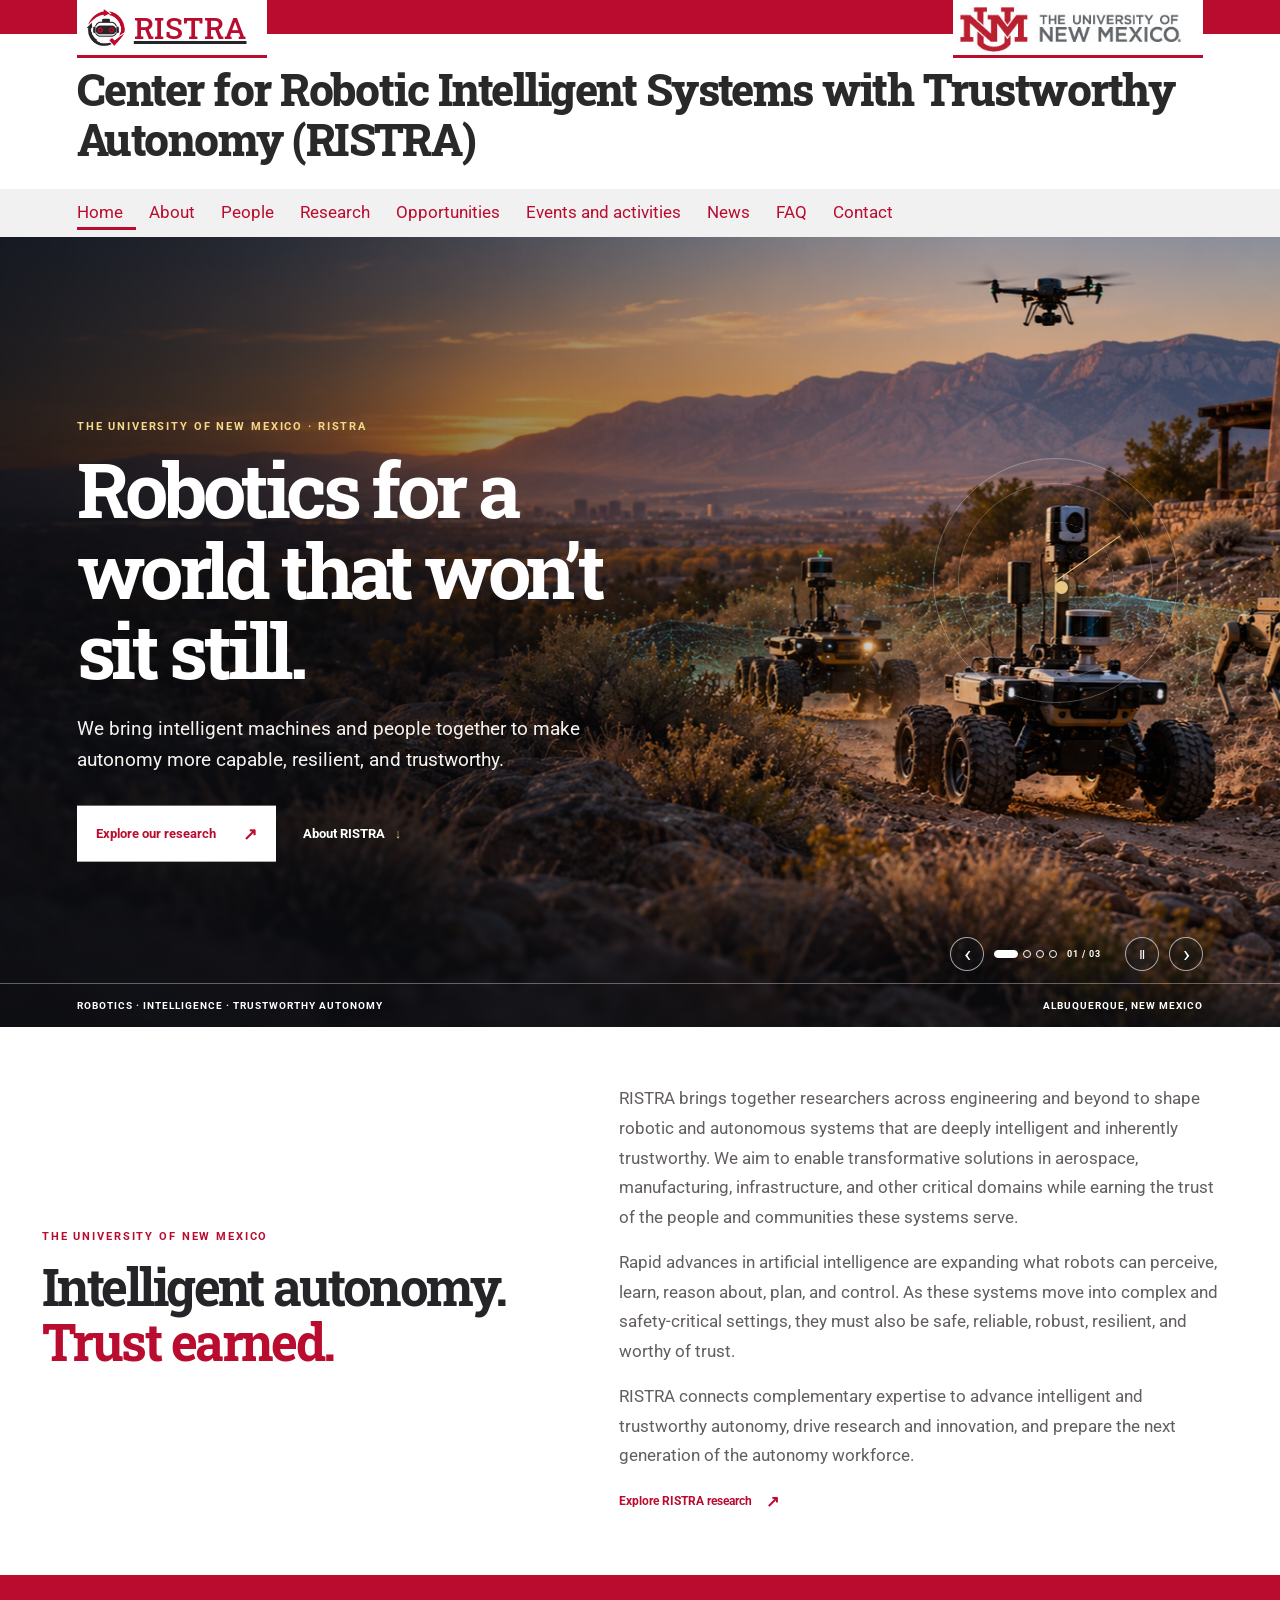
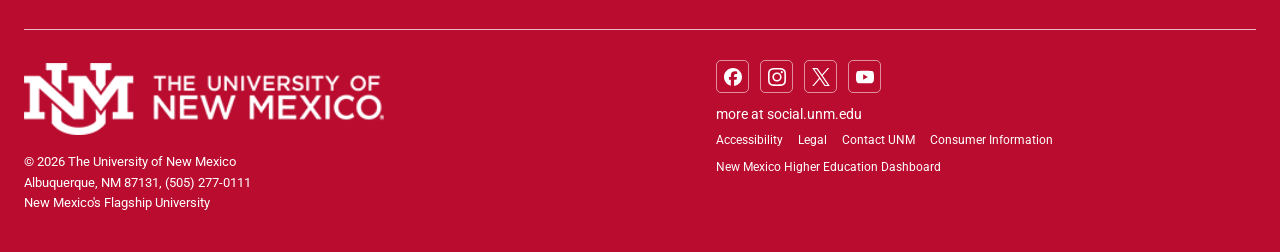
<file: index.html>
<!doctype html>
<html lang="en">
<head>
  <meta charset="utf-8">
  <meta name="viewport" content="width=device-width, initial-scale=1">
  <meta name="theme-color" content="#ba0c2f">
  <meta name="description" content="Center for Robotic Intelligent Systems with Trustworthy Autonomy at The University of New Mexico.">
  <link rel="icon" type="image/png" href="images/ristra-mark-v10.png">
  <title>Center for Robotic Intelligent Systems with Trustworthy Autonomy (RISTRA) | The University of New Mexico</title>
  <link rel="preconnect" href="https://fonts.googleapis.com"><link rel="preconnect" href="https://fonts.gstatic.com" crossorigin>
  <link href="https://fonts.googleapis.com/css2?family=Roboto+Slab:wght@500;600;700;800&family=Roboto:wght@400;500;700&display=swap" rel="stylesheet">
  <link rel="stylesheet" href="styles.css?v=ristra-simple-contact-20261005">
</head>
<body>
  <a class="skip" href="#main">Skip to main content</a>
  <header class="unm-header">
<div class="masthead"><a class="ristra-logo-link" href="#home" aria-label="RISTRA home"><img class="ristra-emblem" src="images/ristra-mark-v10.png" alt=""><span class="ristra-wordmark">RISTRA</span></a><a class="unm-logo unm-logo-right" href="https://www.unm.edu/" aria-label="The University of New Mexico"><img src="images/unm-color-logos.jpg" alt="UNM — The University of New Mexico"></a></div>
    <div class="site-name"><div>Center for Robotic Intelligent Systems with Trustworthy Autonomy (RISTRA)</div></div>
    <nav class="primary-nav" aria-label="RISTRA navigation"><div class="nav-inner"><button class="nav-toggle" aria-expanded="false" aria-controls="nav-links"><span>☰</span> Menu</button><ul id="nav-links"><li><a class="active" href="#home">Home</a></li><li><a href="#about">About</a></li><li><a href="faculty-staff.html">People</a></li><li><a href="research.html">Research</a></li><li><a href="opportunities.html">Opportunities</a></li><li><a href="events-activities.html">Events and activities</a></li><li><a href="news.html">News</a></li><li><a href="faq.html">FAQ</a></li><li><a href="contact.html">Contact</a></li></ul></div></nav>
  </header>
  <main id="main">
    <section id="home" class="hero" aria-label="RISTRA robotics research">
      <div class="hero-slides" role="region" aria-roledescription="carousel" aria-label="Robotics in New Mexico">
        <img class="hero-slide is-active" src="images/ristra-hero-option-3.png" alt="Generated multi-robot test in Albuquerque with Sandia Mountains and a chile ristra" aria-hidden="false">
        <img class="hero-slide" src="images/ristra-hero-lab.png" alt="A humanoid robot and rover undergo a supervised safety test in a university robotics lab overlooking the Sandia Mountains" aria-hidden="true">
        <img class="hero-slide" src="images/ristra-hero-campus.png" alt="A humanoid robot walks with a researcher through an Albuquerque university courtyard as a rover follows a verified safe path" aria-hidden="true">
        <img class="hero-slide" src="images/ristra-hero-bosque.png" alt="A humanoid robot and researchers test safe autonomous navigation on an Albuquerque Bosque trail" aria-hidden="true">
      </div>
      <div class="hero-shade"></div>
      <div class="hero-content">
        <p class="eyebrow">THE UNIVERSITY OF NEW MEXICO · RISTRA</p>
        <h1>Robotics for a world that won’t sit still.</h1>
        <p>We bring intelligent machines and people together to make autonomy more capable, resilient, and trustworthy.</p>
        <div class="hero-actions"><a class="button button-white" href="research.html">Explore our research <span>↗</span></a><a class="hero-link" href="#about">About RISTRA <span>↓</span></a></div>
      </div>
      <div class="hero-controls" aria-label="Hero image controls">
        <button class="slide-arrow" type="button" data-slide-step="-1" aria-label="Previous image">‹</button>
        <div class="slide-indicators" role="group" aria-label="Choose a hero image">
          <button class="slide-indicator is-active" type="button" data-slide-to="0" aria-label="Show image 1" aria-current="true"></button>
          <button class="slide-indicator" type="button" data-slide-to="1" aria-label="Show image 2" aria-current="false"></button>
          <button class="slide-indicator" type="button" data-slide-to="2" aria-label="Show image 3" aria-current="false"></button>
          <button class="slide-indicator" type="button" data-slide-to="3" aria-label="Show image 4" aria-current="false"></button>
        </div>
        <span class="slide-count" aria-live="polite">01 / 03</span>
        <button class="slide-arrow slide-play" type="button" aria-label="Pause image rotation">Ⅱ</button>
        <button class="slide-arrow" type="button" data-slide-step="1" aria-label="Next image">›</button>
      </div>
      <div class="hero-caption"><span>ROBOTICS · INTELLIGENCE · TRUSTWORTHY AUTONOMY</span><span>ALBUQUERQUE, NEW MEXICO</span></div>
      <div class="hero-marker" aria-hidden="true"><span></span><span></span></div>
    </section>

    <section id="about" class="home-about section-wrap">
      <div class="home-about-copy"><p class="eyebrow dark-eyebrow">THE UNIVERSITY OF NEW MEXICO</p><h2>Intelligent autonomy.<br><em>Trust earned.</em></h2></div>
      <div class="home-about-detail"><p>RISTRA brings together researchers across engineering and beyond to shape robotic and autonomous systems that are deeply intelligent and inherently trustworthy. We aim to enable transformative solutions in aerospace, manufacturing, infrastructure, and other critical domains while earning the trust of the people and communities these systems serve.</p><p>Rapid advances in artificial intelligence are expanding what robots can perceive, learn, reason about, plan, and control. As these systems move into complex and safety-critical settings, they must also be safe, reliable, robust, resilient, and worthy of trust.</p><p>RISTRA connects complementary expertise to advance intelligent and trustworthy autonomy, drive research and innovation, and prepare the next generation of the autonomy workforce.</p><a class="inline-link" href="research.html">Explore RISTRA research <span>↗</span></a></div>
    </section>
</main>
  <footer class="unm-footer"><div class="footer-content"><div class="footer-rule"></div><div class="footer-grid"><div class="footer-brand"><a href="https://www.unm.edu/" aria-label="The University of New Mexico"><img src="images/unm-transparent-white.png" alt="The University of New Mexico"></a><p>© <span id="year">2026</span> The University of New Mexico<br>Albuquerque, NM 87131, (505) 277-0111<br>New Mexico's Flagship University</p></div><div class="footer-links"><div class="socials"><a href="https://www.facebook.com/universityofnewmexico/" aria-label="UNM on Facebook"><img src="images/facebook.svg" alt=""></a><a href="https://www.instagram.com/uofnm/" aria-label="UNM on Instagram"><img src="images/instagram.svg" alt=""></a><a href="https://x.com/unm" aria-label="UNM on X"><img src="images/x.svg" alt=""></a><a href="https://www.youtube.com/user/unmlive" aria-label="UNM on YouTube"><img src="images/youtube.svg" alt=""></a></div><p>more at <a href="https://social.unm.edu/">social.unm.edu</a></p><nav aria-label="UNM footer links"><a href="https://www.unm.edu/accessibility.html">Accessibility</a><a href="https://www.unm.edu/legal.html">Legal</a><a href="https://www.unm.edu/contactunm.html">Contact UNM</a><a href="https://www.unm.edu/consumer-information/">Consumer Information</a><a href="https://hed.state.nm.us/">New Mexico Higher Education Dashboard</a></nav></div></div></div></footer>
  <script src="script.js"></script>
</body>
</html>
</file>
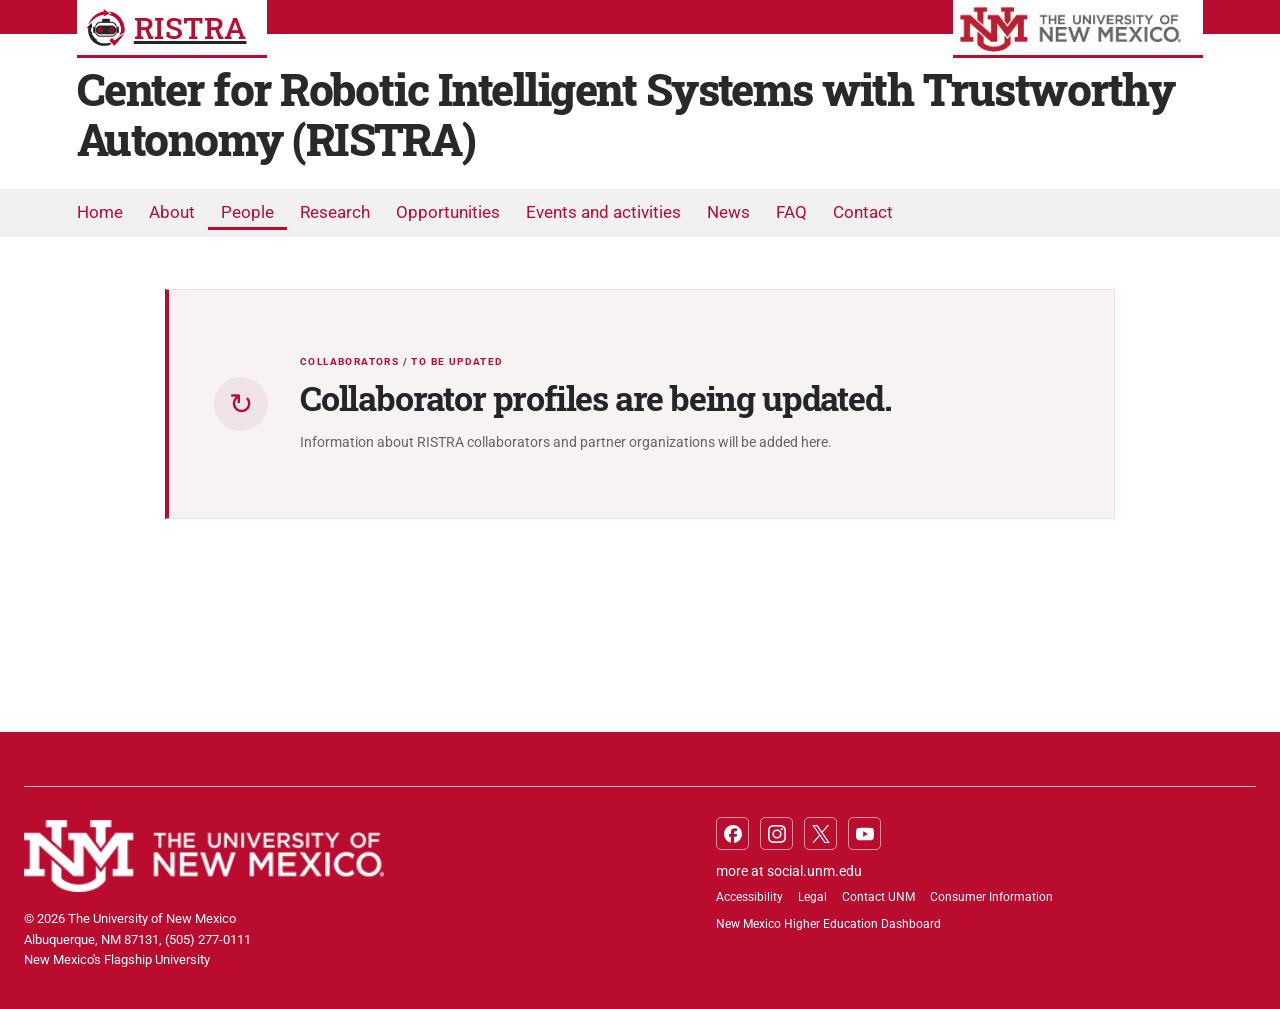
<file: collaborators.html>
<!doctype html>
<html lang="en">
<head>
  <meta charset="utf-8">
  <meta name="viewport" content="width=device-width, initial-scale=1">
  <meta name="theme-color" content="#ba0c2f">
  <meta name="description" content="RISTRA works with collaborators across academia, industry, and the community to advance robotic intelligent systems with trustworthy autonomy.">
  <link rel="icon" type="image/png" href="images/ristra-mark-v10.png">
  <title>Collaborators | RISTRA | The University of New Mexico</title>
  <link rel="preconnect" href="https://fonts.googleapis.com"><link rel="preconnect" href="https://fonts.gstatic.com" crossorigin>
  <link href="https://fonts.googleapis.com/css2?family=Roboto+Slab:wght@500;600;700;800&family=Roboto:wght@400;500;700&display=swap" rel="stylesheet">
  <link rel="stylesheet" href="styles.css?v=ristra-simple-contact-20261005">
</head>
<body>
  <a class="skip" href="#main">Skip to main content</a>
  <header class="unm-header">
    <div class="masthead"><a class="ristra-logo-link" href="index.html#home" aria-label="RISTRA home"><img class="ristra-emblem" src="images/ristra-mark-v10.png" alt=""><span class="ristra-wordmark">RISTRA</span></a><a class="unm-logo unm-logo-right" href="https://www.unm.edu/" aria-label="The University of New Mexico"><img src="images/unm-color-logos.jpg" alt="UNM — The University of New Mexico"></a></div>
    <div class="site-name"><div>Center for Robotic Intelligent Systems with Trustworthy Autonomy (RISTRA)</div></div>
    <nav class="primary-nav" aria-label="RISTRA navigation"><div class="nav-inner"><button class="nav-toggle" aria-expanded="false" aria-controls="nav-links"><span>☰</span> Menu</button><ul id="nav-links"><li><a href="index.html#home">Home</a></li><li><a href="index.html#about">About</a></li><li><a href="faculty-staff.html" class="active">People</a></li><li><a href="research.html">Research</a></li><li><a href="opportunities.html">Opportunities</a></li><li><a href="events-activities.html">Events and activities</a></li><li><a href="news.html">News</a></li><li><a href="faq.html">FAQ</a></li><li><a href="contact.html">Contact</a></li></ul></div></nav>
  </header>
  <main id="main" class="faculty-page">
<section class="faculty-directory section-wrap" aria-label="COLLABORATORS">
      <div class="coming-soon-panel"><span class="status-mark" aria-hidden="true">↻</span><div><p class="activity-kicker">COLLABORATORS / TO BE UPDATED</p><h2>Collaborator profiles are being updated.</h2><p>Information about RISTRA collaborators and partner organizations will be added here.</p></div></div>
    </section>
</main>
  <footer class="unm-footer"><div class="footer-content"><div class="footer-rule"></div><div class="footer-grid"><div class="footer-brand"><a href="https://www.unm.edu/" aria-label="The University of New Mexico"><img src="images/unm-transparent-white.png" alt="The University of New Mexico"></a><p>© <span id="year">2026</span> The University of New Mexico<br>Albuquerque, NM 87131, (505) 277-0111<br>New Mexico's Flagship University</p></div><div class="footer-links"><div class="socials"><a href="https://www.facebook.com/universityofnewmexico/" aria-label="UNM on Facebook"><img src="images/facebook.svg" alt=""></a><a href="https://www.instagram.com/uofnm/" aria-label="UNM on Instagram"><img src="images/instagram.svg" alt=""></a><a href="https://x.com/unm" aria-label="UNM on X"><img src="images/x.svg" alt=""></a><a href="https://www.youtube.com/user/unmlive" aria-label="UNM on YouTube"><img src="images/youtube.svg" alt=""></a></div><p>more at <a href="https://social.unm.edu/">social.unm.edu</a></p><nav aria-label="UNM footer links"><a href="https://www.unm.edu/accessibility.html">Accessibility</a><a href="https://www.unm.edu/legal.html">Legal</a><a href="https://www.unm.edu/contactunm.html">Contact UNM</a><a href="https://www.unm.edu/consumer-information/">Consumer Information</a><a href="https://hed.state.nm.us/">New Mexico Higher Education Dashboard</a></nav></div></div></div></footer>
  <script src="script.js"></script>
</body>
</html>
</file>
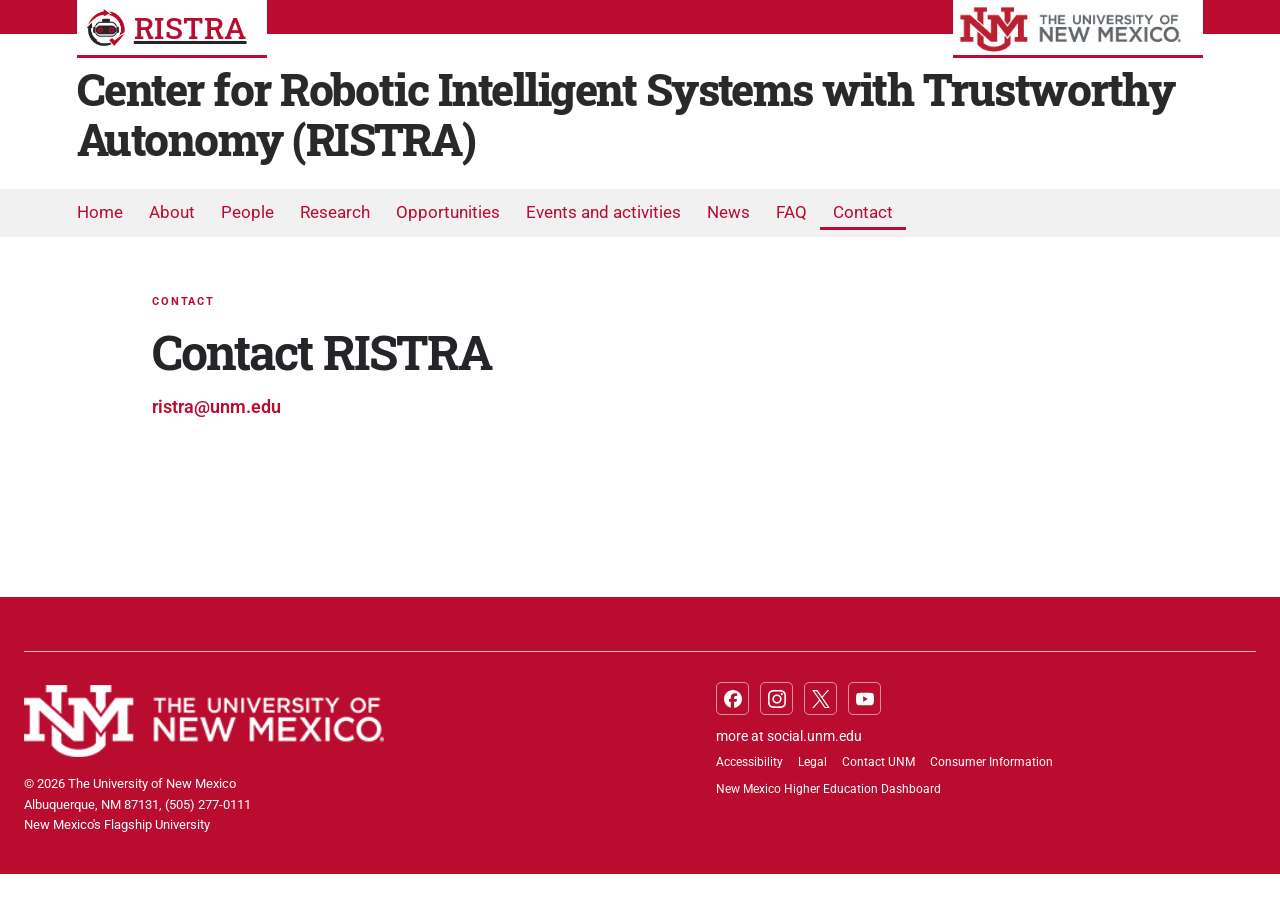
<file: contact.html>
<!doctype html>
<html lang="en">
<head>
  <meta charset="utf-8">
  <meta name="viewport" content="width=device-width, initial-scale=1">
  <meta name="theme-color" content="#ba0c2f">
  <meta name="description" content="Contact the Center for Robotic Intelligent Systems with Trustworthy Autonomy at The University of New Mexico.">
  <link rel="icon" type="image/png" href="images/ristra-mark-v10.png">
  <title>Contact | RISTRA | The University of New Mexico</title>
  <link rel="preconnect" href="https://fonts.googleapis.com"><link rel="preconnect" href="https://fonts.gstatic.com" crossorigin>
  <link href="https://fonts.googleapis.com/css2?family=Roboto+Slab:wght@500;600;700;800&family=Roboto:wght@400;500;700&display=swap" rel="stylesheet">
  <link rel="stylesheet" href="styles.css?v=ristra-simple-contact-20261005">
</head>
<body>
  <a class="skip" href="#main">Skip to main content</a>
  <header class="unm-header">
    <div class="masthead"><a class="ristra-logo-link" href="index.html#home" aria-label="RISTRA home"><img class="ristra-emblem" src="images/ristra-mark-v10.png" alt=""><span class="ristra-wordmark">RISTRA</span></a><a class="unm-logo unm-logo-right" href="https://www.unm.edu/" aria-label="The University of New Mexico"><img src="images/unm-color-logos.jpg" alt="UNM — The University of New Mexico"></a></div>
    <div class="site-name"><div>Center for Robotic Intelligent Systems with Trustworthy Autonomy (RISTRA)</div></div>
    <nav class="primary-nav" aria-label="RISTRA navigation"><div class="nav-inner"><button class="nav-toggle" aria-expanded="false" aria-controls="nav-links"><span>☰</span> Menu</button><ul id="nav-links"><li><a href="index.html#home">Home</a></li><li><a href="index.html#about">About</a></li><li><a href="faculty-staff.html">People</a></li><li><a href="research.html">Research</a></li><li><a href="opportunities.html">Opportunities</a></li><li><a href="events-activities.html">Events and activities</a></li><li><a href="news.html">News</a></li><li><a href="faq.html">FAQ</a></li><li><a href="contact.html" class="active" aria-current="page">Contact</a></li></ul></div></nav>
  </header>
  <main id="main" class="contact-page">
    <section class="contact-simple section-wrap"><p class="eyebrow dark-eyebrow">CONTACT</p><h1>Contact RISTRA</h1><a class="contact-email" href="mailto:ristra@unm.edu">ristra@unm.edu</a></section>
  </main>
<footer class="unm-footer"><div class="footer-content"><div class="footer-rule"></div><div class="footer-grid"><div class="footer-brand"><a href="https://www.unm.edu/" aria-label="The University of New Mexico"><img src="images/unm-transparent-white.png" alt="The University of New Mexico"></a><p>© <span id="year">2026</span> The University of New Mexico<br>Albuquerque, NM 87131, (505) 277-0111<br>New Mexico's Flagship University</p></div><div class="footer-links"><div class="socials"><a href="https://www.facebook.com/universityofnewmexico/" aria-label="UNM on Facebook"><img src="images/facebook.svg" alt=""></a><a href="https://www.instagram.com/uofnm/" aria-label="UNM on Instagram"><img src="images/instagram.svg" alt=""></a><a href="https://x.com/unm" aria-label="UNM on X"><img src="images/x.svg" alt=""></a><a href="https://www.youtube.com/user/unmlive" aria-label="UNM on YouTube"><img src="images/youtube.svg" alt=""></a></div><p>more at <a href="https://social.unm.edu/">social.unm.edu</a></p><nav aria-label="UNM footer links"><a href="https://www.unm.edu/accessibility.html">Accessibility</a><a href="https://www.unm.edu/legal.html">Legal</a><a href="https://www.unm.edu/contactunm.html">Contact UNM</a><a href="https://www.unm.edu/consumer-information/">Consumer Information</a><a href="https://hed.state.nm.us/">New Mexico Higher Education Dashboard</a></nav></div></div></div></footer>
  <script src="script.js"></script>
</body>
</html>
</file>
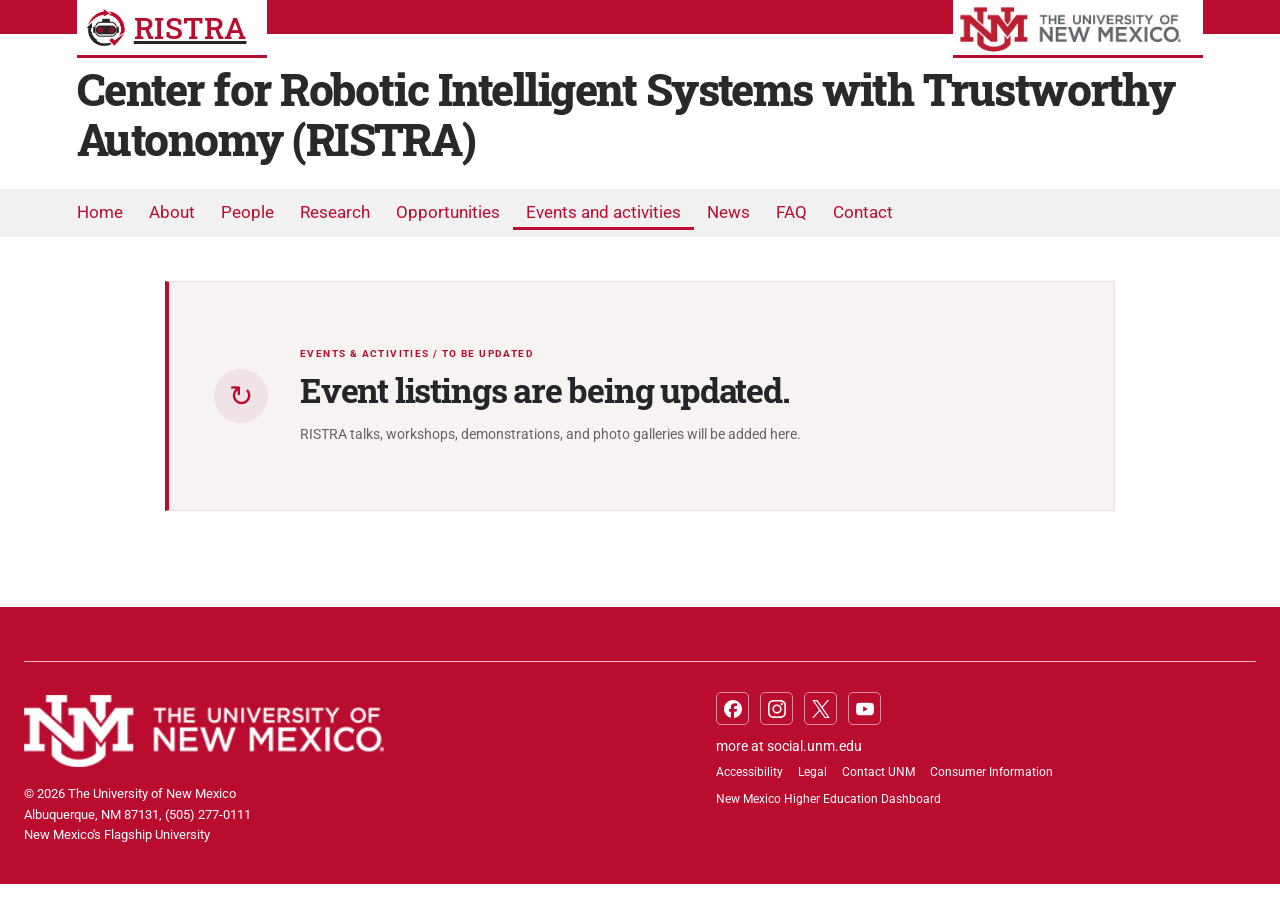
<file: events-activities.html>
<!doctype html>
<html lang="en">
<head>
  <meta charset="utf-8">
  <meta name="viewport" content="width=device-width, initial-scale=1">
  <meta name="theme-color" content="#ba0c2f">
  <meta name="description" content="Events, talks, workshops, and activities from the Center for Robotic Intelligent Systems with Trustworthy Autonomy at UNM.">
  <link rel="icon" type="image/png" href="images/ristra-mark-v10.png">
  <title>Events &amp; Activities | RISTRA | The University of New Mexico</title>
  <link rel="preconnect" href="https://fonts.googleapis.com"><link rel="preconnect" href="https://fonts.gstatic.com" crossorigin>
  <link href="https://fonts.googleapis.com/css2?family=Roboto+Slab:wght@500;600;700;800&family=Roboto:wght@400;500;700&display=swap" rel="stylesheet">
  <link rel="stylesheet" href="styles.css?v=ristra-simple-contact-20261005">
</head>
<body>
  <a class="skip" href="#main">Skip to main content</a>
  <header class="unm-header">
    <div class="masthead"><a class="ristra-logo-link" href="index.html#home" aria-label="RISTRA home"><img class="ristra-emblem" src="images/ristra-mark-v10.png" alt=""><span class="ristra-wordmark">RISTRA</span></a><a class="unm-logo unm-logo-right" href="https://www.unm.edu/" aria-label="The University of New Mexico"><img src="images/unm-color-logos.jpg" alt="UNM — The University of New Mexico"></a></div>
    <div class="site-name"><div>Center for Robotic Intelligent Systems with Trustworthy Autonomy (RISTRA)</div></div>
    <nav class="primary-nav" aria-label="RISTRA navigation"><div class="nav-inner"><button class="nav-toggle" aria-expanded="false" aria-controls="nav-links"><span>☰</span> Menu</button><ul id="nav-links"><li><a href="index.html#home">Home</a></li><li><a href="index.html#about">About</a></li><li><a href="faculty-staff.html">People</a></li><li><a href="research.html">Research</a></li><li><a href="opportunities.html">Opportunities</a></li><li><a class="active" aria-current="page" href="events-activities.html">Events and activities</a></li><li><a href="news.html">News</a></li><li><a href="faq.html">FAQ</a></li><li><a href="contact.html">Contact</a></li></ul></div></nav>
  </header>
  <main id="main" class="events-page">
<section class="event-archive section-wrap" aria-label="RISTRA events and activities">
      <div class="coming-soon-panel"><span class="status-mark" aria-hidden="true">↻</span><div><p class="activity-kicker">EVENTS &amp; ACTIVITIES / TO BE UPDATED</p><h2>Event listings are being updated.</h2><p>RISTRA talks, workshops, demonstrations, and photo galleries will be added here.</p></div></div>
    </section>
</main>
  <footer class="unm-footer"><div class="footer-content"><div class="footer-rule"></div><div class="footer-grid"><div class="footer-brand"><a href="https://www.unm.edu/" aria-label="The University of New Mexico"><img src="images/unm-transparent-white.png" alt="The University of New Mexico"></a><p>© <span id="year">2026</span> The University of New Mexico<br>Albuquerque, NM 87131, (505) 277-0111<br>New Mexico's Flagship University</p></div><div class="footer-links"><div class="socials"><a href="https://www.facebook.com/universityofnewmexico/" aria-label="UNM on Facebook"><img src="images/facebook.svg" alt=""></a><a href="https://www.instagram.com/uofnm/" aria-label="UNM on Instagram"><img src="images/instagram.svg" alt=""></a><a href="https://x.com/unm" aria-label="UNM on X"><img src="images/x.svg" alt=""></a><a href="https://www.youtube.com/user/unmlive" aria-label="UNM on YouTube"><img src="images/youtube.svg" alt=""></a></div><p>more at <a href="https://social.unm.edu/">social.unm.edu</a></p><nav aria-label="UNM footer links"><a href="https://www.unm.edu/accessibility.html">Accessibility</a><a href="https://www.unm.edu/legal.html">Legal</a><a href="https://www.unm.edu/contactunm.html">Contact UNM</a><a href="https://www.unm.edu/consumer-information/">Consumer Information</a><a href="https://hed.state.nm.us/">New Mexico Higher Education Dashboard</a></nav></div></div></div></footer>
  <script src="script.js"></script>
</body>
</html>
</file>
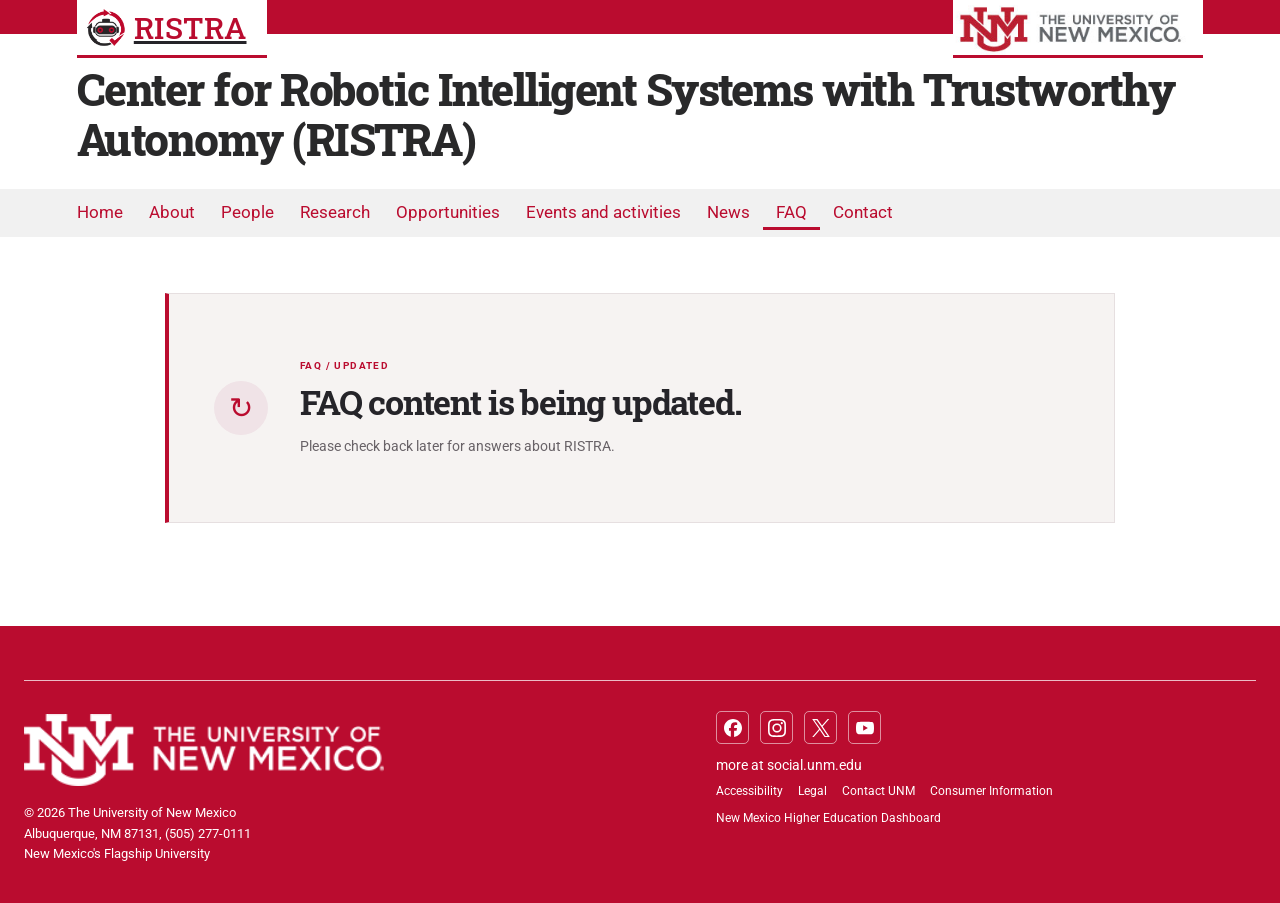
<file: faq.html>
<!doctype html>
<html lang="en">
<head>
  <meta charset="utf-8">
  <meta name="viewport" content="width=device-width, initial-scale=1">
  <meta name="theme-color" content="#ba0c2f">
  <meta name="description" content="Frequently asked questions about RISTRA research, community, and ways to connect.">
  <link rel="icon" type="image/png" href="images/ristra-mark-v10.png">
  <title>FAQ | RISTRA | The University of New Mexico</title>
  <link rel="preconnect" href="https://fonts.googleapis.com"><link rel="preconnect" href="https://fonts.gstatic.com" crossorigin>
  <link href="https://fonts.googleapis.com/css2?family=Roboto+Slab:wght@500;600;700;800&family=Roboto:wght@400;500;700&display=swap" rel="stylesheet">
  <link rel="stylesheet" href="styles.css?v=ristra-simple-contact-20261005">
</head>
<body>
  <a class="skip" href="#main">Skip to main content</a>
  <header class="unm-header">
    <div class="masthead"><a class="ristra-logo-link" href="index.html#home" aria-label="RISTRA home"><img class="ristra-emblem" src="images/ristra-mark-v10.png" alt=""><span class="ristra-wordmark">RISTRA</span></a><a class="unm-logo unm-logo-right" href="https://www.unm.edu/" aria-label="The University of New Mexico"><img src="images/unm-color-logos.jpg" alt="UNM — The University of New Mexico"></a></div>
    <div class="site-name"><div>Center for Robotic Intelligent Systems with Trustworthy Autonomy (RISTRA)</div></div>
    <nav class="primary-nav" aria-label="RISTRA navigation"><div class="nav-inner"><button class="nav-toggle" aria-expanded="false" aria-controls="nav-links"><span>☰</span> Menu</button><ul id="nav-links"><li><a href="index.html#home">Home</a></li><li><a href="index.html#about">About</a></li><li><a href="faculty-staff.html">People</a></li><li><a href="research.html">Research</a></li><li><a href="opportunities.html">Opportunities</a></li><li><a href="events-activities.html">Events and activities</a></li><li><a href="news.html">News</a></li><li><a href="faq.html" class="active" aria-current="page">FAQ</a></li><li><a href="contact.html">Contact</a></li></ul></div></nav>
  </header>
  <main id="main" class="faq-page">
<section class="faq-page-content"><div class="section-wrap"><div class="coming-soon-panel"><span class="status-mark" aria-hidden="true">↻</span><div><p class="activity-kicker">FAQ / UPDATED</p><h2>FAQ content is being updated.</h2><p>Please check back later for answers about RISTRA.</p></div></div></div></section>
  </main>
  <footer class="unm-footer"><div class="footer-content"><div class="footer-rule"></div><div class="footer-grid"><div class="footer-brand"><a href="https://www.unm.edu/" aria-label="The University of New Mexico"><img src="images/unm-transparent-white.png" alt="The University of New Mexico"></a><p>© <span id="year">2026</span> The University of New Mexico<br>Albuquerque, NM 87131, (505) 277-0111<br>New Mexico's Flagship University</p></div><div class="footer-links"><div class="socials"><a href="https://www.facebook.com/universityofnewmexico/" aria-label="UNM on Facebook"><img src="images/facebook.svg" alt=""></a><a href="https://www.instagram.com/uofnm/" aria-label="UNM on Instagram"><img src="images/instagram.svg" alt=""></a><a href="https://x.com/unm" aria-label="UNM on X"><img src="images/x.svg" alt=""></a><a href="https://www.youtube.com/user/unmlive" aria-label="UNM on YouTube"><img src="images/youtube.svg" alt=""></a></div><p>more at <a href="https://social.unm.edu/">social.unm.edu</a></p><nav aria-label="UNM footer links"><a href="https://www.unm.edu/accessibility.html">Accessibility</a><a href="https://www.unm.edu/legal.html">Legal</a><a href="https://www.unm.edu/contactunm.html">Contact UNM</a><a href="https://www.unm.edu/consumer-information/">Consumer Information</a><a href="https://hed.state.nm.us/">New Mexico Higher Education Dashboard</a></nav></div></div></div></footer>
  <script src="script.js"></script>
</body>
</html>
</file>
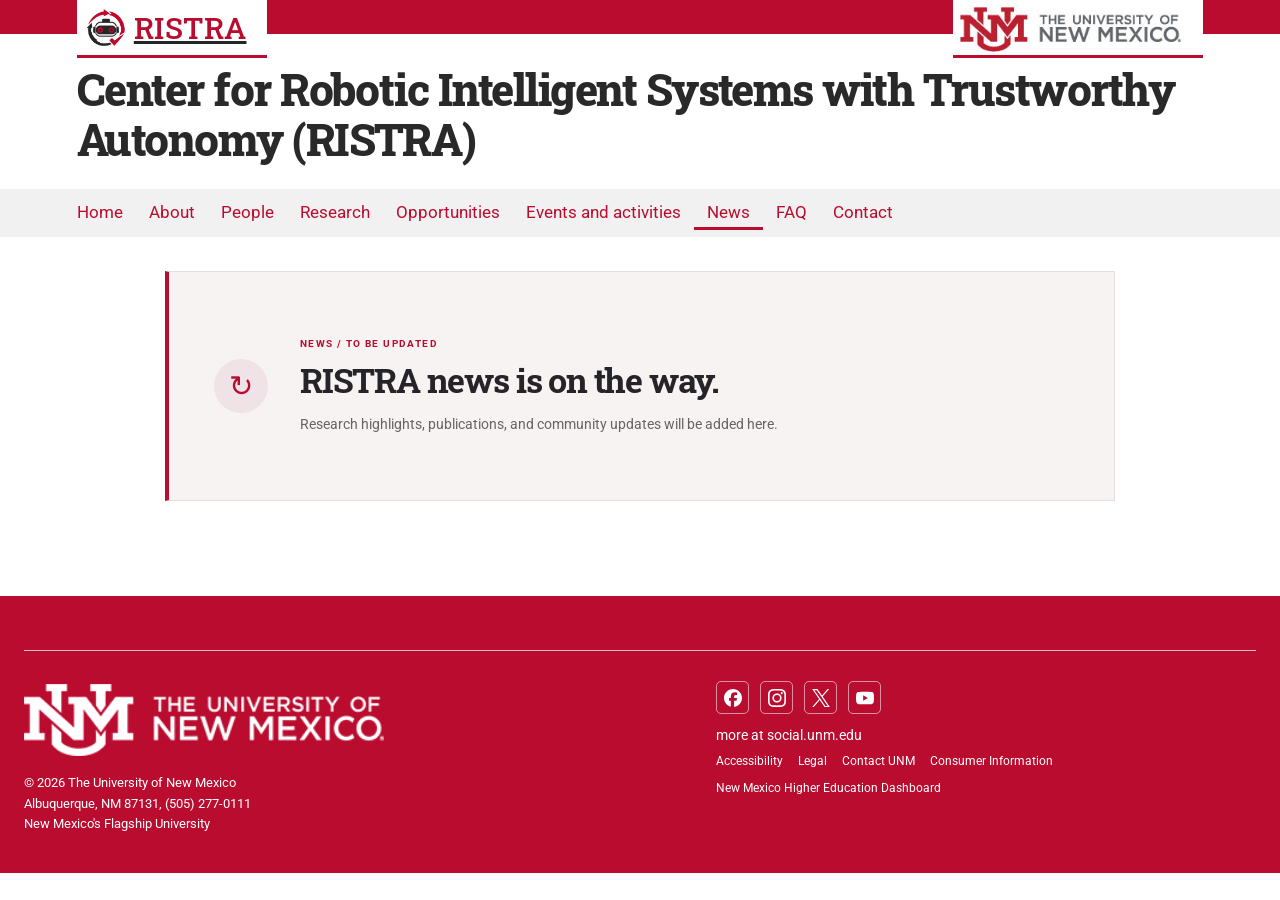
<file: news.html>
<!doctype html>
<html lang="en">
<head>
  <meta charset="utf-8">
  <meta name="viewport" content="width=device-width, initial-scale=1">
  <meta name="theme-color" content="#ba0c2f">
  <meta name="description" content="Research highlights and community updates from RISTRA at The University of New Mexico.">
  <link rel="icon" type="image/png" href="images/ristra-mark-v10.png">
  <title>News | RISTRA | The University of New Mexico</title>
  <link rel="preconnect" href="https://fonts.googleapis.com"><link rel="preconnect" href="https://fonts.gstatic.com" crossorigin>
  <link href="https://fonts.googleapis.com/css2?family=Roboto+Slab:wght@500;600;700;800&family=Roboto:wght@400;500;700&display=swap" rel="stylesheet">
  <link rel="stylesheet" href="styles.css?v=ristra-simple-contact-20261005">
</head>
<body>
  <a class="skip" href="#main">Skip to main content</a>
  <header class="unm-header">
    <div class="masthead"><a class="ristra-logo-link" href="index.html#home" aria-label="RISTRA home"><img class="ristra-emblem" src="images/ristra-mark-v10.png" alt=""><span class="ristra-wordmark">RISTRA</span></a><a class="unm-logo unm-logo-right" href="https://www.unm.edu/" aria-label="The University of New Mexico"><img src="images/unm-color-logos.jpg" alt="UNM — The University of New Mexico"></a></div>
    <div class="site-name"><div>Center for Robotic Intelligent Systems with Trustworthy Autonomy (RISTRA)</div></div>
    <nav class="primary-nav" aria-label="RISTRA navigation"><div class="nav-inner"><button class="nav-toggle" aria-expanded="false" aria-controls="nav-links"><span>☰</span> Menu</button><ul id="nav-links"><li><a href="index.html#home">Home</a></li><li><a href="index.html#about">About</a></li><li><a href="faculty-staff.html">People</a></li><li><a href="research.html">Research</a></li><li><a href="opportunities.html">Opportunities</a></li><li><a href="events-activities.html">Events and activities</a></li><li><a href="news.html" class="active" aria-current="page">News</a></li><li><a href="faq.html">FAQ</a></li><li><a href="contact.html">Contact</a></li></ul></div></nav>
  </header>
  <main id="main" class="news-page">
<section class="news-archive section-wrap" aria-label="RISTRA news and updates">
      <div class="coming-soon-panel"><span class="status-mark" aria-hidden="true">↻</span><div><p class="activity-kicker">NEWS / TO BE UPDATED</p><h2>RISTRA news is on the way.</h2><p>Research highlights, publications, and community updates will be added here.</p></div></div>
    </section>
</main>
  <footer class="unm-footer"><div class="footer-content"><div class="footer-rule"></div><div class="footer-grid"><div class="footer-brand"><a href="https://www.unm.edu/" aria-label="The University of New Mexico"><img src="images/unm-transparent-white.png" alt="The University of New Mexico"></a><p>© <span id="year">2026</span> The University of New Mexico<br>Albuquerque, NM 87131, (505) 277-0111<br>New Mexico's Flagship University</p></div><div class="footer-links"><div class="socials"><a href="https://www.facebook.com/universityofnewmexico/" aria-label="UNM on Facebook"><img src="images/facebook.svg" alt=""></a><a href="https://www.instagram.com/uofnm/" aria-label="UNM on Instagram"><img src="images/instagram.svg" alt=""></a><a href="https://x.com/unm" aria-label="UNM on X"><img src="images/x.svg" alt=""></a><a href="https://www.youtube.com/user/unmlive" aria-label="UNM on YouTube"><img src="images/youtube.svg" alt=""></a></div><p>more at <a href="https://social.unm.edu/">social.unm.edu</a></p><nav aria-label="UNM footer links"><a href="https://www.unm.edu/accessibility.html">Accessibility</a><a href="https://www.unm.edu/legal.html">Legal</a><a href="https://www.unm.edu/contactunm.html">Contact UNM</a><a href="https://www.unm.edu/consumer-information/">Consumer Information</a><a href="https://hed.state.nm.us/">New Mexico Higher Education Dashboard</a></nav></div></div></div></footer>
  <script src="script.js"></script>
</body>
</html>
</file>
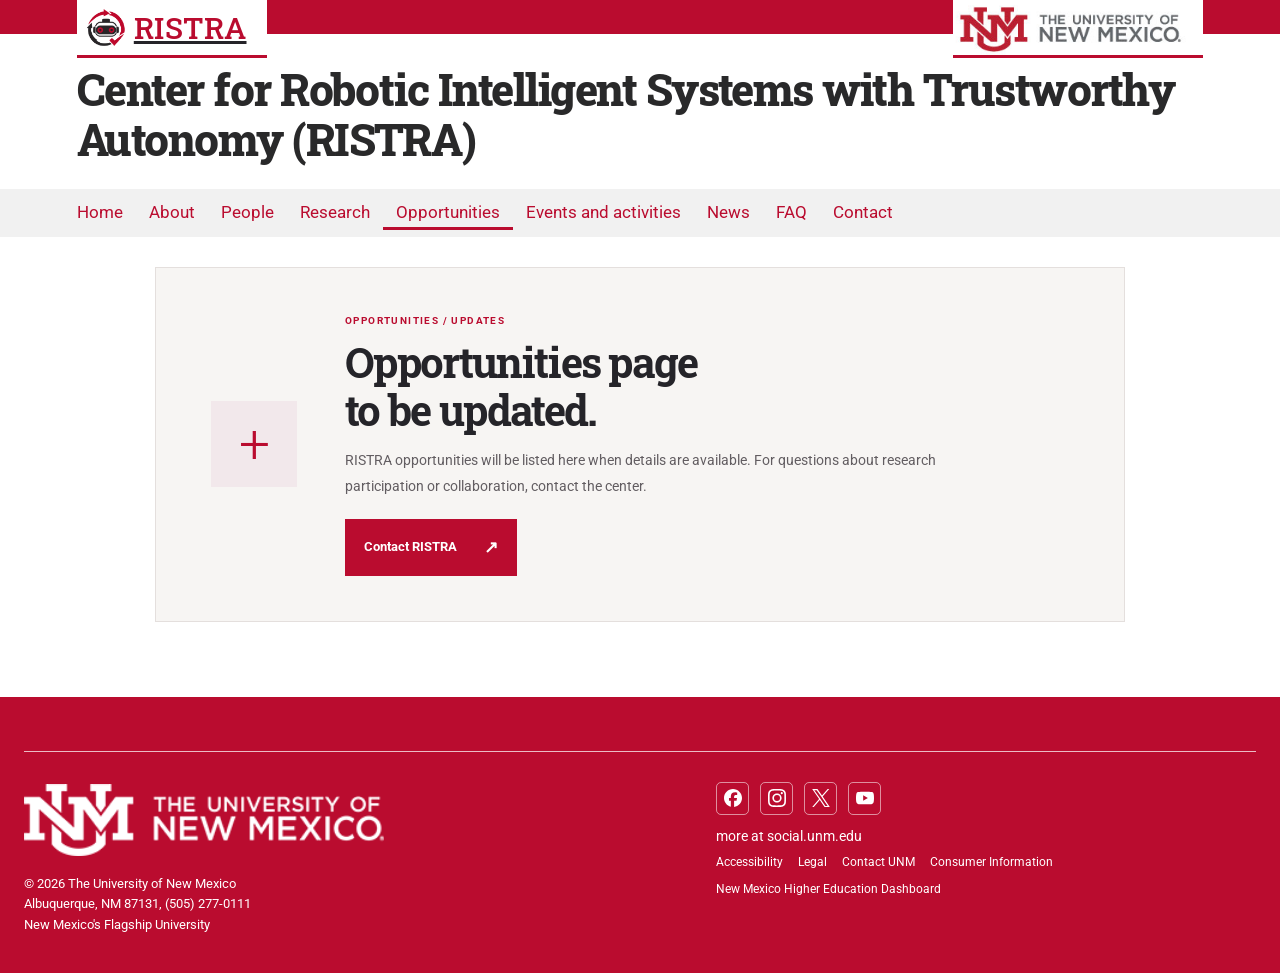
<file: opportunities.html>
<!doctype html>
<html lang="en">
<head>
  <meta charset="utf-8">
  <meta name="viewport" content="width=device-width, initial-scale=1">
  <meta name="theme-color" content="#ba0c2f">
  <meta name="description" content="Connect with the Center for Robotic Intelligent Systems with Trustworthy Autonomy at The University of New Mexico.">
  <link rel="icon" type="image/png" href="images/ristra-mark-v10.png">
  <title>Opportunities | RISTRA | The University of New Mexico</title>
  <link rel="preconnect" href="https://fonts.googleapis.com"><link rel="preconnect" href="https://fonts.gstatic.com" crossorigin>
  <link href="https://fonts.googleapis.com/css2?family=Roboto+Slab:wght@500;600;700;800&family=Roboto:wght@400;500;700&display=swap" rel="stylesheet">
  <link rel="stylesheet" href="styles.css?v=ristra-simple-contact-20261005">
</head>
<body>
  <a class="skip" href="#main">Skip to main content</a>
  <header class="unm-header">
    <div class="masthead"><a class="ristra-logo-link" href="index.html#home" aria-label="RISTRA home"><img class="ristra-emblem" src="images/ristra-mark-v10.png" alt=""><span class="ristra-wordmark">RISTRA</span></a><a class="unm-logo unm-logo-right" href="https://www.unm.edu/" aria-label="The University of New Mexico"><img src="images/unm-color-logos.jpg" alt="UNM — The University of New Mexico"></a></div>
    <div class="site-name"><div>Center for Robotic Intelligent Systems with Trustworthy Autonomy (RISTRA)</div></div>
    <nav class="primary-nav" aria-label="RISTRA navigation"><div class="nav-inner"><button class="nav-toggle" aria-expanded="false" aria-controls="nav-links"><span>☰</span> Menu</button><ul id="nav-links"><li><a href="index.html#home">Home</a></li><li><a href="index.html#about">About</a></li><li><a href="faculty-staff.html">People</a></li><li><a href="research.html">Research</a></li><li><a class="active" aria-current="page" href="opportunities.html">Opportunities</a></li><li><a href="events-activities.html">Events and activities</a></li><li><a href="news.html">News</a></li><li><a href="faq.html">FAQ</a></li><li><a href="contact.html">Contact</a></li></ul></div></nav>
  </header>
  <main id="main" class="opportunities-page">
<section class="opportunities-empty section-wrap">
      <div class="opportunity-mark" aria-hidden="true">+</div>
      <div><p class="activity-kicker">OPPORTUNITIES / UPDATES</p><h2>Opportunities page<br>to be updated.</h2><p>RISTRA opportunities will be listed here when details are available. For questions about research participation or collaboration, contact the center.</p><a class="button opportunity-button" href="contact.html">Contact RISTRA <span>↗</span></a></div>
    </section>
  </main>
  <footer class="unm-footer"><div class="footer-content"><div class="footer-rule"></div><div class="footer-grid"><div class="footer-brand"><a href="https://www.unm.edu/" aria-label="The University of New Mexico"><img src="images/unm-transparent-white.png" alt="The University of New Mexico"></a><p>© <span id="year">2026</span> The University of New Mexico<br>Albuquerque, NM 87131, (505) 277-0111<br>New Mexico's Flagship University</p></div><div class="footer-links"><div class="socials"><a href="https://www.facebook.com/universityofnewmexico/" aria-label="UNM on Facebook"><img src="images/facebook.svg" alt=""></a><a href="https://www.instagram.com/uofnm/" aria-label="UNM on Instagram"><img src="images/instagram.svg" alt=""></a><a href="https://x.com/unm" aria-label="UNM on X"><img src="images/x.svg" alt=""></a><a href="https://www.youtube.com/user/unmlive" aria-label="UNM on YouTube"><img src="images/youtube.svg" alt=""></a></div><p>more at <a href="https://social.unm.edu/">social.unm.edu</a></p><nav aria-label="UNM footer links"><a href="https://www.unm.edu/accessibility.html">Accessibility</a><a href="https://www.unm.edu/legal.html">Legal</a><a href="https://www.unm.edu/contactunm.html">Contact UNM</a><a href="https://www.unm.edu/consumer-information/">Consumer Information</a><a href="https://hed.state.nm.us/">New Mexico Higher Education Dashboard</a></nav></div></div></div></footer>
  <script src="script.js"></script>
</body>
</html>
</file>
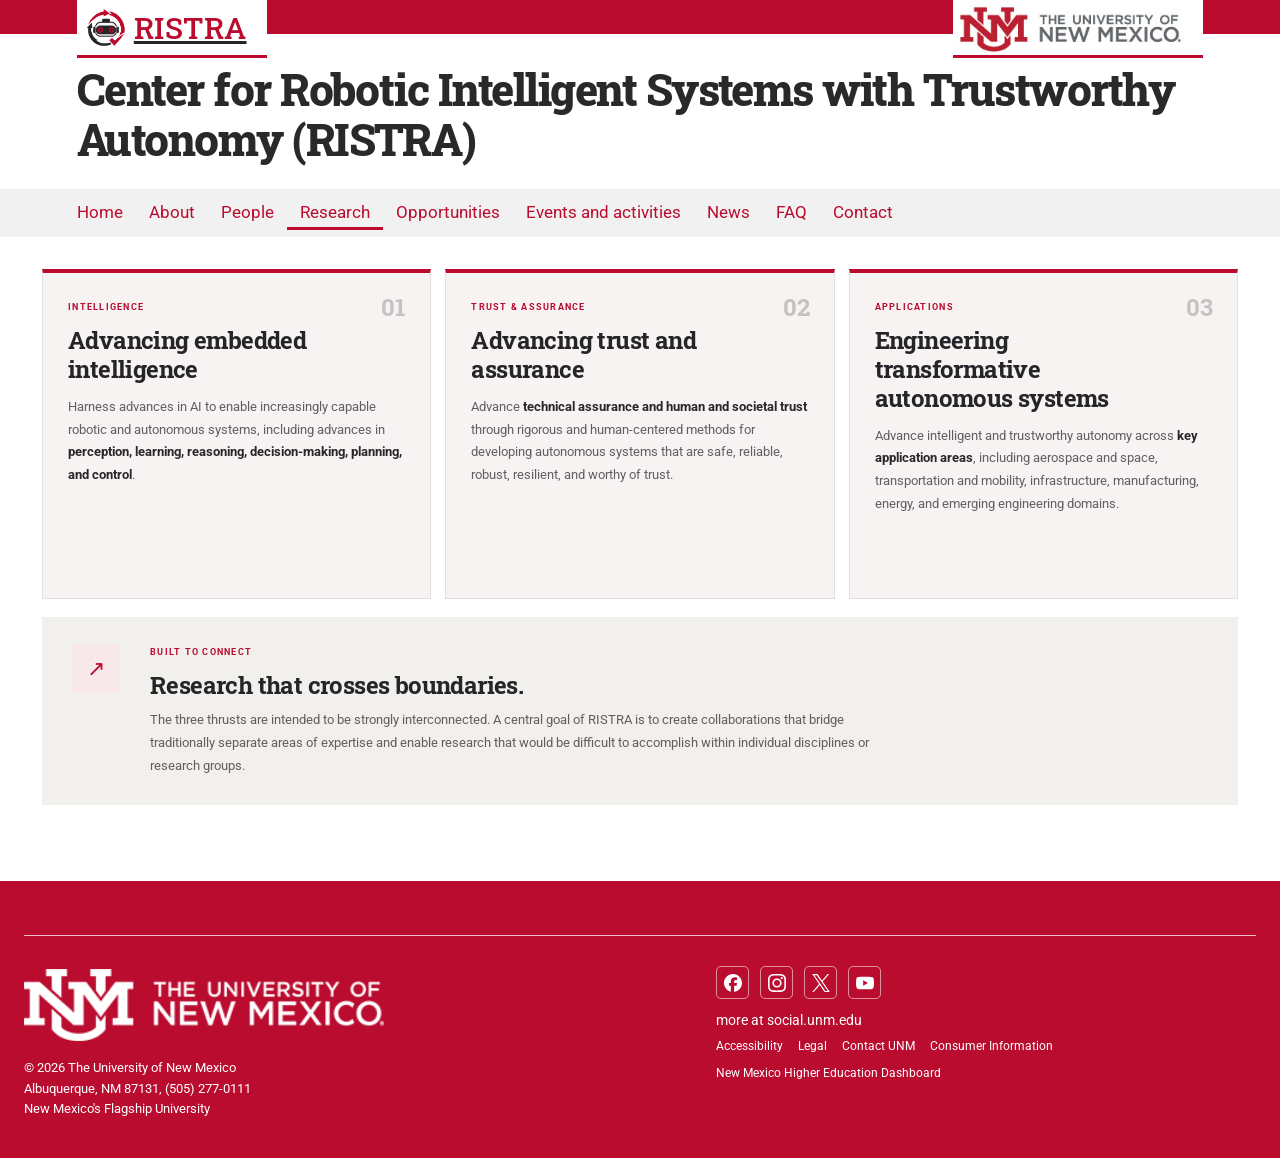
<file: research.html>
<!doctype html>
<html lang="en">
<head>
  <meta charset="utf-8">
  <meta name="viewport" content="width=device-width, initial-scale=1">
  <meta name="theme-color" content="#ba0c2f">
  <meta name="description" content="Research directions at the Center for Robotic Intelligent Systems with Trustworthy Autonomy at The University of New Mexico.">
  <link rel="icon" type="image/png" href="images/ristra-mark-v10.png">
  <title>Research | RISTRA | The University of New Mexico</title>
  <link rel="preconnect" href="https://fonts.googleapis.com"><link rel="preconnect" href="https://fonts.gstatic.com" crossorigin>
  <link href="https://fonts.googleapis.com/css2?family=Roboto+Slab:wght@500;600;700;800&family=Roboto:wght@400;500;700&display=swap" rel="stylesheet">
  <link rel="stylesheet" href="styles.css?v=ristra-simple-contact-20261005">
</head>
<body>
  <a class="skip" href="#main">Skip to main content</a>
  <header class="unm-header">
    <div class="masthead"><a class="ristra-logo-link" href="index.html#home" aria-label="RISTRA home"><img class="ristra-emblem" src="images/ristra-mark-v10.png" alt=""><span class="ristra-wordmark">RISTRA</span></a><a class="unm-logo unm-logo-right" href="https://www.unm.edu/" aria-label="The University of New Mexico"><img src="images/unm-color-logos.jpg" alt="UNM — The University of New Mexico"></a></div>
    <div class="site-name"><div>Center for Robotic Intelligent Systems with Trustworthy Autonomy (RISTRA)</div></div>
    <nav class="primary-nav" aria-label="RISTRA navigation"><div class="nav-inner"><button class="nav-toggle" aria-expanded="false" aria-controls="nav-links"><span>☰</span> Menu</button><ul id="nav-links"><li><a href="index.html#home">Home</a></li><li><a href="index.html#about">About</a></li><li><a href="faculty-staff.html">People</a></li><li><a class="active" aria-current="page" href="research.html">Research</a></li><li><a href="opportunities.html">Opportunities</a></li><li><a href="events-activities.html">Events and activities</a></li><li><a href="news.html">News</a></li><li><a href="faq.html">FAQ</a></li><li><a href="contact.html">Contact</a></li></ul></div></nav>
  </header>
<main id="main" class="research-page">
<section class="research-areas section-wrap" aria-label="RISTRA research areas">
      <div class="research-thrust-grid">
        <article class="research-thrust"><span class="thrust-number">01</span><div class="thrust-heading"><p class="thrust-kicker">INTELLIGENCE</p><h2>Advancing embedded intelligence</h2></div><p class="thrust-description">Harness advances in AI to enable increasingly capable robotic and autonomous systems, including advances in <strong>perception, learning, reasoning, decision-making, planning, and control</strong>.</p></article>
        <article class="research-thrust"><span class="thrust-number">02</span><div class="thrust-heading"><p class="thrust-kicker">TRUST &amp; ASSURANCE</p><h2>Advancing trust and assurance</h2></div><p class="thrust-description">Advance <strong>technical assurance and human and societal trust</strong> through rigorous and human-centered methods for developing autonomous systems that are safe, reliable, robust, resilient, and worthy of trust.</p></article>
        <article class="research-thrust"><span class="thrust-number">03</span><div class="thrust-heading"><p class="thrust-kicker">APPLICATIONS</p><h2>Engineering transformative autonomous systems</h2></div><p class="thrust-description">Advance intelligent and trustworthy autonomy across <strong>key application areas</strong>, including aerospace and space, transportation and mobility, infrastructure, manufacturing, energy, and emerging engineering domains.</p></article>
      </div>
      <aside class="research-connection"><span aria-hidden="true">↗</span><div><p class="thrust-kicker">BUILT TO CONNECT</p><h2>Research that crosses boundaries.</h2><p>The three thrusts are intended to be strongly interconnected. A central goal of RISTRA is to create collaborations that bridge traditionally separate areas of expertise and enable research that would be difficult to accomplish within individual disciplines or research groups.</p></div></aside>
    </section>
</main>
  <footer class="unm-footer"><div class="footer-content"><div class="footer-rule"></div><div class="footer-grid"><div class="footer-brand"><a href="https://www.unm.edu/" aria-label="The University of New Mexico"><img src="images/unm-transparent-white.png" alt="The University of New Mexico"></a><p>© <span id="year">2026</span> The University of New Mexico<br>Albuquerque, NM 87131, (505) 277-0111<br>New Mexico's Flagship University</p></div><div class="footer-links"><div class="socials"><a href="https://www.facebook.com/universityofnewmexico/" aria-label="UNM on Facebook"><img src="images/facebook.svg" alt=""></a><a href="https://www.instagram.com/uofnm/" aria-label="UNM on Instagram"><img src="images/instagram.svg" alt=""></a><a href="https://x.com/unm" aria-label="UNM on X"><img src="images/x.svg" alt=""></a><a href="https://www.youtube.com/user/unmlive" aria-label="UNM on YouTube"><img src="images/youtube.svg" alt=""></a></div><p>more at <a href="https://social.unm.edu/">social.unm.edu</a></p><nav aria-label="UNM footer links"><a href="https://www.unm.edu/accessibility.html">Accessibility</a><a href="https://www.unm.edu/legal.html">Legal</a><a href="https://www.unm.edu/contactunm.html">Contact UNM</a><a href="https://www.unm.edu/consumer-information/">Consumer Information</a><a href="https://hed.state.nm.us/">New Mexico Higher Education Dashboard</a></nav></div></div></div></footer>
  <script src="script.js"></script>
</body>
</html>
</file>
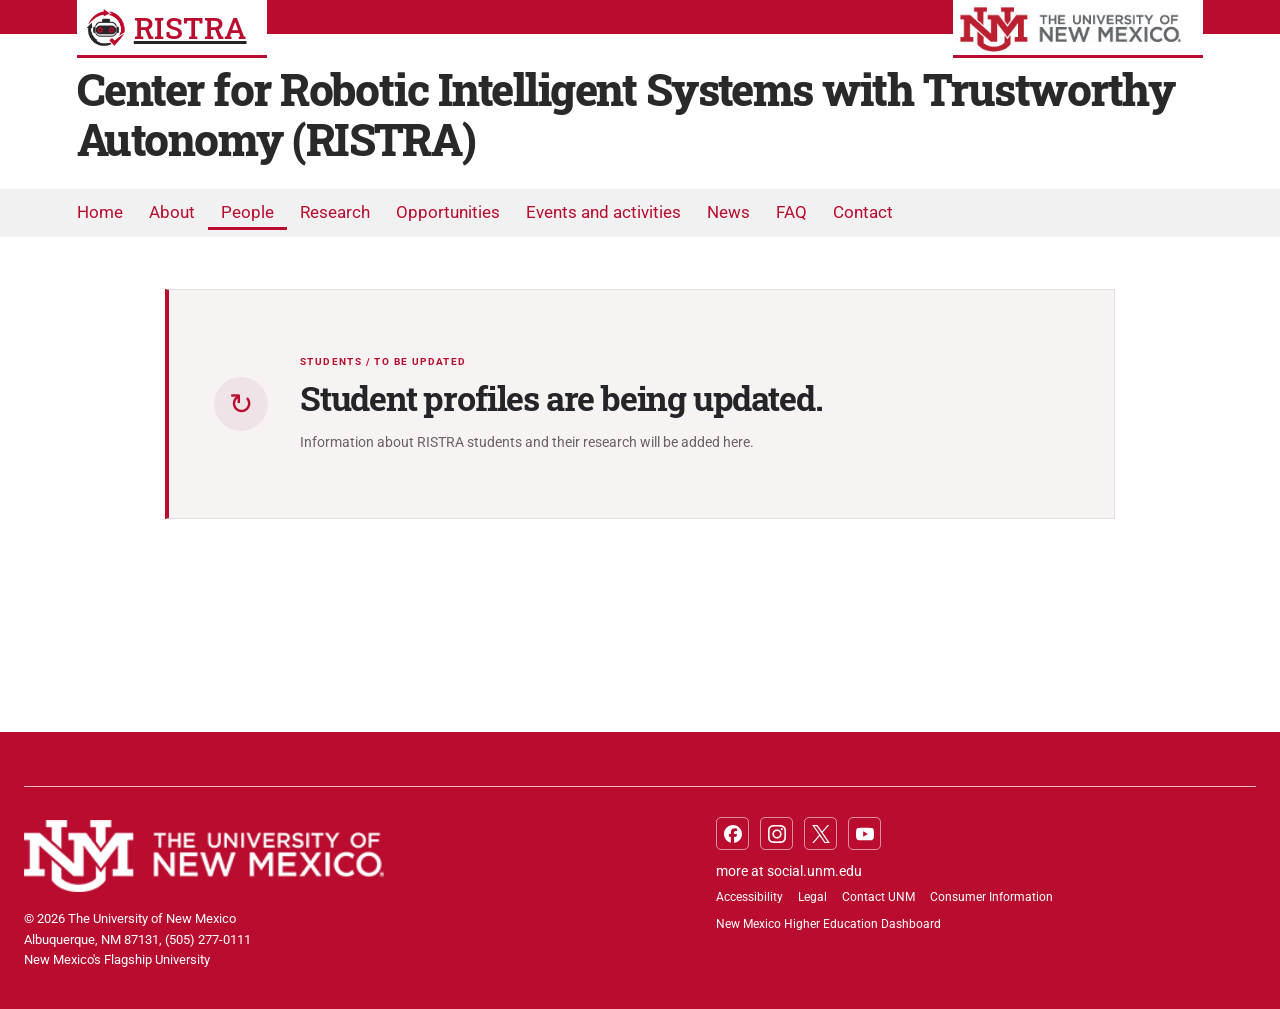
<file: students.html>
<!doctype html>
<html lang="en">
<head>
  <meta charset="utf-8">
  <meta name="viewport" content="width=device-width, initial-scale=1">
  <meta name="theme-color" content="#ba0c2f">
  <meta name="description" content="RISTRA students explore robotics, intelligent systems, and trustworthy autonomy through research and collaboration at The University of New Mexico.">
  <link rel="icon" type="image/png" href="images/ristra-mark-v10.png">
  <title>Students | RISTRA | The University of New Mexico</title>
  <link rel="preconnect" href="https://fonts.googleapis.com"><link rel="preconnect" href="https://fonts.gstatic.com" crossorigin>
  <link href="https://fonts.googleapis.com/css2?family=Roboto+Slab:wght@500;600;700;800&family=Roboto:wght@400;500;700&display=swap" rel="stylesheet">
  <link rel="stylesheet" href="styles.css?v=ristra-simple-contact-20261005">
</head>
<body>
  <a class="skip" href="#main">Skip to main content</a>
  <header class="unm-header">
    <div class="masthead"><a class="ristra-logo-link" href="index.html#home" aria-label="RISTRA home"><img class="ristra-emblem" src="images/ristra-mark-v10.png" alt=""><span class="ristra-wordmark">RISTRA</span></a><a class="unm-logo unm-logo-right" href="https://www.unm.edu/" aria-label="The University of New Mexico"><img src="images/unm-color-logos.jpg" alt="UNM — The University of New Mexico"></a></div>
    <div class="site-name"><div>Center for Robotic Intelligent Systems with Trustworthy Autonomy (RISTRA)</div></div>
    <nav class="primary-nav" aria-label="RISTRA navigation"><div class="nav-inner"><button class="nav-toggle" aria-expanded="false" aria-controls="nav-links"><span>☰</span> Menu</button><ul id="nav-links"><li><a href="index.html#home">Home</a></li><li><a href="index.html#about">About</a></li><li><a href="faculty-staff.html" class="active">People</a></li><li><a href="research.html">Research</a></li><li><a href="opportunities.html">Opportunities</a></li><li><a href="events-activities.html">Events and activities</a></li><li><a href="news.html">News</a></li><li><a href="faq.html">FAQ</a></li><li><a href="contact.html">Contact</a></li></ul></div></nav>
  </header>
  <main id="main" class="faculty-page">
<section class="faculty-directory section-wrap" aria-label="STUDENTS">
      <div class="coming-soon-panel"><span class="status-mark" aria-hidden="true">↻</span><div><p class="activity-kicker">STUDENTS / TO BE UPDATED</p><h2>Student profiles are being updated.</h2><p>Information about RISTRA students and their research will be added here.</p></div></div>
    </section>
</main>
  <footer class="unm-footer"><div class="footer-content"><div class="footer-rule"></div><div class="footer-grid"><div class="footer-brand"><a href="https://www.unm.edu/" aria-label="The University of New Mexico"><img src="images/unm-transparent-white.png" alt="The University of New Mexico"></a><p>© <span id="year">2026</span> The University of New Mexico<br>Albuquerque, NM 87131, (505) 277-0111<br>New Mexico's Flagship University</p></div><div class="footer-links"><div class="socials"><a href="https://www.facebook.com/universityofnewmexico/" aria-label="UNM on Facebook"><img src="images/facebook.svg" alt=""></a><a href="https://www.instagram.com/uofnm/" aria-label="UNM on Instagram"><img src="images/instagram.svg" alt=""></a><a href="https://x.com/unm" aria-label="UNM on X"><img src="images/x.svg" alt=""></a><a href="https://www.youtube.com/user/unmlive" aria-label="UNM on YouTube"><img src="images/youtube.svg" alt=""></a></div><p>more at <a href="https://social.unm.edu/">social.unm.edu</a></p><nav aria-label="UNM footer links"><a href="https://www.unm.edu/accessibility.html">Accessibility</a><a href="https://www.unm.edu/legal.html">Legal</a><a href="https://www.unm.edu/contactunm.html">Contact UNM</a><a href="https://www.unm.edu/consumer-information/">Consumer Information</a><a href="https://hed.state.nm.us/">New Mexico Higher Education Dashboard</a></nav></div></div></div></footer>
  <script src="script.js"></script>
</body>
</html>
</file>
<file: styles.css>
:root{--cherry:#ba0c2f;--deep:#28262a;--ink:#252429;--paper:#fff;--mist:#f1f1f1;--silver:#a7a8aa;--gold:#e9c981;--slab:'Roboto Slab',Georgia,serif;--sans:Roboto,Arial,sans-serif}*{box-sizing:border-box}html{scroll-behavior:smooth;scroll-padding-top:24px}body{margin:0;color:var(--ink);background:#fff;font:17px/1.58 var(--sans);-webkit-font-smoothing:antialiased}a{color:inherit}.skip{position:absolute;top:-60px;left:10px;z-index:20;padding:10px;background:white}.skip:focus{top:10px}.masthead{max-width:1450px;height:64px;margin:auto;position:relative}.masthead:before{content:"";position:absolute;left:50%;top:0;transform:translateX(-50%);width:100vw;height:34px;background:var(--cherry)}.unm-logo{position:absolute;top:0;left:max(calc((100% - 1240px)/2),6%);width:250px;height:58px;padding:0;display:block;overflow:hidden;background:#fff;border-bottom:3px solid var(--cherry);text-decoration:none;z-index:2}.unm-logo img{position:absolute;left:-227px;top:-63px;width:694px;max-width:none;height:auto;display:block}.site-name{width:100%;margin:0 auto;padding:0 0 25px;min-height:102px}.site-name>div{width:min(calc(100% - 12vw),1240px);margin:0 auto;font:800 clamp(34px,3.4vw,49px)/1.15 var(--slab);letter-spacing:-.035em;color:#29292a}.primary-nav{background:var(--mist)}.nav-inner{width:min(calc(100% - 12vw),1240px);max-width:1240px;margin:auto;min-height:48px;padding:0;display:flex;align-items:center}.primary-nav ul{margin:0;padding:0;list-style:none}.primary-nav>.nav-inner>ul{display:flex;align-items:center;flex-wrap:wrap}.primary-nav li{position:relative}.primary-nav>.nav-inner>ul>li:first-child>a{padding-left:0}.primary-nav li>a{display:block;color:var(--cherry);text-decoration:none;padding:3px 13px 2px;font-size:17px;white-space:nowrap;border-bottom:3px solid transparent}.primary-nav li>a:hover,.primary-nav li>a:focus,.primary-nav li>a.active{border-color:var(--cherry)}.dropdown>a span{font-size:13px}.primary-nav li ul{display:none;position:absolute;top:100%;left:0;min-width:210px;background:#fff;z-index:5;box-shadow:0 4px 9px #0002;border-top:3px solid var(--cherry)}.primary-nav li:hover>ul,.primary-nav li:focus-within>ul{display:block}.primary-nav li ul li>a{font-size:14px;border-bottom:1px solid #ddd}.nav-toggle{display:none}.hero{position:relative;height:min(65vw,790px);min-height:490px;overflow:hidden;background:#242424;color:#fff}.hero>img{position:absolute;inset:0;width:100%;height:100%;object-fit:cover;object-position:center 43%}.hero-shade{position:absolute;inset:0;background:linear-gradient(90deg,rgba(15,16,21,.74) 0%,rgba(15,16,21,.4) 42%,rgba(18,16,18,.12) 78%),linear-gradient(0deg,rgba(15,16,21,.65),transparent 26%)}.hero-content{position:absolute;top:50%;left:max(calc((100% - 1240px)/2),6%);transform:translateY(-48%);width:min(590px,53%)}.eyebrow{font:700 11px var(--sans);letter-spacing:.17em;margin:0 0 16px;color:#f4d88c}.hero h1{font:700 clamp(47px,6vw,82px)/1.05 var(--slab);letter-spacing:-.06em;margin:0 0 22px;max-width:700px}.hero-content>p:not(.eyebrow){font-size:19px;line-height:1.65;max-width:520px;margin:0;color:#f5f2ef}.hero-actions{display:flex;align-items:center;gap:27px;margin-top:30px}.button{display:inline-flex;align-items:center;justify-content:space-between;gap:27px;padding:15px 19px;font-size:13px;font-weight:700;text-decoration:none;transition:transform .2s,background-color .2s}.button:hover{transform:translateY(-2px)}.button-white{color:var(--cherry);background:#fff}.button span{font-size:17px}.hero-link{color:white;text-decoration:none;font-size:13px;font-weight:700}.hero-link span{padding-left:7px;color:var(--gold)}.hero-caption{position:absolute;bottom:0;left:0;right:0;min-height:44px;padding:0 max(calc((100% - 1240px)/2),6%);border-top:1px solid rgba(255,255,255,.34);display:flex;align-items:center;justify-content:space-between;color:#fff;font:10px var(--sans);font-weight:700;letter-spacing:.1em}.hero-marker{position:absolute;right:8%;top:28%;width:245px;height:245px;border:1px solid rgba(255,255,255,.28);border-radius:50%;pointer-events:none}.hero-marker:before,.hero-marker:after{content:'';position:absolute;border:1px solid rgba(255,255,255,.22);border-radius:50%;inset:24px}.hero-marker:after{inset:63px;border-style:dashed}.hero-marker span:first-child{position:absolute;left:50%;top:50%;width:13px;height:13px;border-radius:50%;background:var(--gold);box-shadow:0 0 0 8px #e9c98135}.hero-marker span:last-child{position:absolute;height:1px;width:80px;left:50%;top:50%;background:var(--gold);transform:rotate(-35deg);transform-origin:left}.section-wrap{max-width:1240px;margin:0 auto;padding-left:22px;padding-right:22px}.intro{padding-top:82px;padding-bottom:93px}.intro-label{display:flex;align-items:center;gap:14px;font-size:10px;font-weight:700;letter-spacing:.14em;color:#777}.intro-label span{color:var(--cherry);font:700 14px var(--slab)}.intro-label i{display:block;width:49px;height:1px;background:#bf9ca4}.intro-layout{display:grid;grid-template-columns:.95fr 1fr;gap:70px;margin-top:28px;align-items:start}.intro h2,.section-heading h2,.community-copy h2,.updates-heading h2,.faq-layout h2,.contact-inner h2{margin:0;font:700 clamp(42px,5.4vw,68px)/1.08 var(--slab);letter-spacing:-.06em}.intro h2 em,.section-heading h2 em,.community-copy h2 em,.updates-heading h2 em,.faq-layout h2 em{color:var(--cherry);font-style:normal}.intro-copy{padding-top:6px;max-width:565px}.intro-lead{font-size:20px;line-height:1.65;margin:0 0 16px}.intro-copy>p:not(.intro-lead){font-size:15px;line-height:1.8;color:#666;margin:0 0 17px}.inline-link{display:inline-flex;align-items:center;gap:14px;color:var(--cherry);font-size:12px;font-weight:700;text-decoration:none}.inline-link span{font-size:16px}.focus-section{padding:88px 0 100px;background:#f2f0ec}.section-heading{display:flex;align-items:end;justify-content:space-between;gap:45px;margin-bottom:42px}.dark-eyebrow{color:var(--cherry)}.section-heading h2{font-size:57px}.section-heading>p{max-width:390px;font-size:15px;line-height:1.8;color:#6e696a;margin:0 2px 6px 0}.focus-grid{display:grid;grid-template-columns:repeat(3,minmax(0,1fr));gap:17px}.focus-card{min-height:326px;padding:27px 28px 24px;background:#fff;position:relative;overflow:hidden;transition:transform .25s,box-shadow .25s}.focus-card:after{content:'';position:absolute;width:160px;height:160px;border-radius:50%;background:#ba0c2f09;right:-74px;top:-84px;transition:transform .3s}.focus-card:hover{transform:translateY(-5px);box-shadow:0 14px 32px #39212c16}.focus-card:hover:after{transform:scale(1.5)}.focus-icon{width:67px;height:67px;display:grid;place-items:center;margin-bottom:25px;background:#f7edf0;color:var(--cherry)}.focus-icon svg{width:54px;height:54px;fill:none;stroke:currentColor;stroke-width:2;stroke-linecap:round;stroke-linejoin:round}.icon-intel{background:#f1efeb;color:#5e5c66}.icon-trust{background:#f7f0e4;color:#93691e}.focus-index{display:block;color:#8e8586;font-size:9px;font-weight:700;letter-spacing:.13em}.focus-card h3{font:700 21px/1.28 var(--slab);margin:9px 0 8px}.focus-card p{font-size:13px;line-height:1.65;color:#716d72;margin:0 0 17px;max-width:290px}.focus-card>a{color:var(--cherry);font-size:11px;font-weight:700;text-decoration:none}.focus-card>a span{padding-left:7px;font-size:15px}.approach-section{padding-top:100px;padding-bottom:110px;display:grid;grid-template-columns:1.03fr .97fr;gap:83px;align-items:center}.approach-visual{position:relative;min-height:410px;background:#282329;overflow:hidden;color:#fff}.scan-grid{position:absolute;inset:0;background-image:linear-gradient(#ffffff0c 1px,transparent 1px),linear-gradient(90deg,#ffffff0c 1px,transparent 1px);background-size:35px 35px;mask-image:linear-gradient(to bottom,#000,transparent)}.approach-visual svg{position:absolute;width:100%;height:100%;inset:0}.route{fill:none;stroke:#dcbbc4;stroke-width:2;stroke-dasharray:7 10;animation:routeflow 16s linear infinite}.route-b{stroke:#e8c981;stroke-dasharray:3 11;animation-direction:reverse}.point{fill:#e8c981;stroke:#fff;stroke-width:2}.node-ring{fill:none;stroke:#fff9;stroke-width:1;stroke-dasharray:3 6;animation:rotate 14s linear infinite;transform-origin:center}.visual-label,.visual-coord{position:absolute;font:9px var(--sans);letter-spacing:.1em;color:#e8d9dc}.visual-label span{color:#e8c981;margin-left:9px}.label-top{top:17px;left:19px}.label-bottom{bottom:16px;left:19px}.visual-coord{right:18px;bottom:15px;text-align:right;line-height:1.7}.visual-coord b{font-size:8px;color:#e8c981}.approach-copy h2{font:700 clamp(37px,4.1vw,53px)/1.12 var(--slab);letter-spacing:-.05em;margin:0 0 17px}.approach-copy>p:not(.eyebrow){font-size:14px;line-height:1.82;color:#68646a;margin:0 0 23px}.approach-points{border-top:1px solid #ddd}.approach-points a{display:grid;grid-template-columns:40px 1fr 20px;align-items:center;padding:14px 0;border-bottom:1px solid #ddd;text-decoration:none;font-size:12px;font-weight:600}.approach-points a span{color:var(--cherry);font-size:10px}.approach-points a b{color:var(--cherry);font-size:16px}.approach-points a:hover{padding-left:7px}.anchor-target{display:block;height:0;scroll-margin-top:12px}.community-section{padding:83px 0 87px;background:var(--cherry);color:#fff;position:relative;overflow:hidden}.community-section:after{content:'R';position:absolute;right:2%;bottom:-39%;font:700 420px/.9 var(--slab);color:#ffffff0b;pointer-events:none}.community-layout{display:grid;grid-template-columns:.9fr 1.1fr;gap:88px;align-items:center;position:relative;z-index:1}.community-copy .eyebrow{color:#f4d88c}.community-copy h2{font-size:58px}.community-copy h2 em{color:#f1d28f}.community-copy>p:not(.eyebrow){max-width:430px;font-size:15px;line-height:1.8;color:#f4dfe3;margin:17px 0 23px}.community-links{border-top:1px solid #ffffff64}.community-links>a{display:grid;grid-template-columns:44px 1fr 20px;gap:11px;align-items:center;padding:20px 0;border-bottom:1px solid #ffffff64;text-decoration:none;transition:padding .2s}.community-links>a:hover{padding-left:9px}.community-links>a>span{font:11px var(--slab);color:#f0d28e}.community-links b{font:600 18px var(--slab);display:block}.community-links small{display:block;color:#f3dce0;font-size:11px;margin-top:3px}.community-links i{font-style:normal;color:#f1d28f;font-size:18px}.updates-section{padding-top:94px;padding-bottom:100px}.updates-heading{display:flex;align-items:end;justify-content:space-between;gap:45px;margin-bottom:39px}.updates-heading h2{font-size:56px}.updates-heading>p{max-width:360px;margin:0 3px 5px 0;color:#726d72;font-size:14px;line-height:1.8}.update-cards{display:grid;grid-template-columns:repeat(3,1fr);gap:15px}.update-card{min-height:275px;display:flex;flex-direction:column;align-items:flex-start;padding:22px 24px;text-decoration:none;position:relative;overflow:hidden;transition:transform .22s}.update-card:hover{transform:translateY(-4px)}.event-card{background:#282329;color:#fff}.news-card{background:#e9e2da;color:#282329}.faq-card{background:#f5eef0;color:#282329}.update-number{font:9px var(--sans);font-weight:700;letter-spacing:.12em;opacity:.75}.update-symbol{position:absolute;right:20px;top:8px;font:52px var(--slab);color:#e4c681;opacity:.95}.news-card .update-symbol{color:var(--cherry)}.faq-card .update-symbol{color:#a87525}.update-card h3{font:700 23px var(--slab);margin:48px 0 8px}.update-card p{font-size:12px;line-height:1.7;opacity:.77;margin:0 0 25px;max-width:270px}.update-link{margin-top:auto;padding-top:12px;border-top:1px solid currentColor;width:100%;display:flex;justify-content:space-between;font:700 9px var(--sans);letter-spacing:.09em}.update-link b{font-size:15px;color:var(--cherry)}.faq-section{padding:73px 0 88px;background:#f2f0ec}.faq-layout{display:grid;grid-template-columns:.65fr 1.35fr;gap:85px}.faq-layout h2{font-size:49px}.faq-list details{border-top:1px solid #d2ccca}.faq-list details:last-child{border-bottom:1px solid #d2ccca}.faq-list summary{padding:17px 25px 17px 0;cursor:pointer;list-style:none;font:600 15px var(--slab);position:relative}.faq-list summary::-webkit-details-marker{display:none}.faq-list summary:after{content:'+';position:absolute;right:1px;color:var(--cherry);font-size:21px;top:12px}.faq-list details[open] summary:after{content:'−'}.faq-list details p{max-width:650px;margin:0;padding:0 26px 18px 0;color:#68646a;font-size:13px;line-height:1.75}.contact-band{background:#8d0828;color:#fff;padding:52px 0}.contact-inner{display:flex;justify-content:space-between;align-items:center;gap:30px}.contact-inner .eyebrow{color:#f4d88c}.contact-inner h2{font-size:37px;letter-spacing:-.04em}.unm-footer{background:var(--cherry);color:#fff;padding:54px 24px 38px}.footer-content{max-width:1240px;margin:auto}.footer-rule{border-top:1px solid rgba(255,255,255,.72);margin-bottom:30px}.footer-grid{display:flex;justify-content:space-between;align-items:flex-start;gap:45px}.footer-brand{max-width:485px}.footer-brand>a{display:block;width:min(100%,360px);height:77px}.footer-brand>a img{display:block;width:100%;height:100%;object-fit:contain;object-position:left center}.footer-brand p{font-size:13px;line-height:1.58;margin:15px 0 0}.footer-links{max-width:540px;font-size:14px}.socials{display:flex;gap:11px}.socials a{width:33px;height:33px;display:grid;place-items:center;border:1px solid #ffffff8a;border-radius:5px;transition:background .2s}.socials a:hover{background:#ffffff20}.socials img{width:18px;height:18px;display:block}.footer-links>p{margin:10px 0 6px}.footer-links a{color:white;text-decoration:none}.footer-links a:hover{text-decoration:underline}.footer-links nav{display:flex;gap:8px 15px;flex-wrap:wrap;font-size:12px}.sr-only{position:absolute;width:1px;height:1px;overflow:hidden;clip:rect(0 0 0 0);white-space:nowrap}.reveal{opacity:0;transform:translateY(20px);transition:opacity .6s ease,transform .6s ease}.reveal.visible{opacity:1;transform:translateY(0)}@keyframes routeflow{to{stroke-dashoffset:-170}}@keyframes rotate{to{transform:rotate(360deg)}}@media(max-width:1100px){.nav-inner{padding:7px 0}.primary-nav li>a{padding:8px 9px;font-size:15px}.hero-content{left:5%;width:min(570px,58%)}.hero-marker{right:5%;width:195px;height:195px}.hero-marker:before{inset:20px}.hero-marker:after{inset:53px}.section-wrap{max-width:940px}.approach-section{gap:45px}.community-layout{gap:48px}}@media(max-width:700px){body{font-size:16px}.masthead{height:58px}.unm-logo{top:0;left:6%;width:200px;height:49px;padding:0;border-bottom-width:3px}.unm-logo img{left:-181px;top:-50px;width:555px}.site-name{padding:4px 0 17px;min-height:0}.site-name>div{font-size:clamp(24px,6.7vw,32px);line-height:1.14}.nav-inner{width:88%;min-height:41px;display:block;padding:0;margin:0 auto}.nav-toggle{display:block;padding:7px 4px;border:0;background:transparent;color:var(--cherry);font:500 15px var(--sans);cursor:pointer}.nav-toggle span{font-size:16px;margin-right:7px}.primary-nav>.nav-inner>ul{display:none;flex-direction:column;align-items:stretch;padding:0 0 8px}.primary-nav.open .nav-inner>ul{display:flex}.primary-nav li>a{font-size:15px;padding:8px 5px;border-bottom:1px solid #ddd}.primary-nav li ul{position:static;box-shadow:none;border-top:0;padding-left:15px}.hero{height:116vw;min-height:500px;max-height:700px}.hero>img{object-position:52% center}.hero-shade{background:linear-gradient(0deg,rgba(15,16,21,.82) 0%,rgba(15,16,21,.38) 65%,rgba(18,16,18,.04) 100%)}.hero-content{top:auto;bottom:72px;left:20px;right:20px;transform:none;width:auto}.hero h1{font-size:clamp(42px,11vw,64px);margin-bottom:15px}.hero-content>p:not(.eyebrow){font-size:15px;line-height:1.55}.eyebrow{font-size:9px}.hero-actions{gap:15px;flex-wrap:wrap;margin-top:21px}.button{padding:13px 15px;font-size:11px}.hero-link{font-size:11px}.hero-caption{min-height:40px;padding:0 14px;font-size:7px;letter-spacing:.04em}.hero-caption span:last-child{font-size:7px}.hero-marker{width:144px;height:144px;right:8%;top:11%}.hero-marker:before{inset:15px}.hero-marker:after{inset:40px}.section-wrap{padding-left:18px;padding-right:18px}.intro{padding-top:56px;padding-bottom:60px}.intro-label{font-size:8px;gap:9px}.intro-layout{grid-template-columns:1fr;gap:18px;margin-top:22px}.intro h2{font-size:47px}.intro-lead{font-size:17px}.intro-copy>p:not(.intro-lead){font-size:14px}.focus-section{padding:61px 0 67px}.section-heading{display:block;margin-bottom:26px}.section-heading h2{font-size:46px}.section-heading>p{font-size:13px;margin:17px 0 0}.focus-grid{grid-template-columns:1fr;gap:11px}.focus-card{min-height:0;padding:21px 20px}.focus-icon{width:54px;height:54px;margin-bottom:18px}.focus-icon svg{width:45px;height:45px}.focus-card h3{font-size:19px}.focus-card p{font-size:12px;max-width:330px}.focus-card>a{font-size:10px}.approach-section{padding-top:61px;padding-bottom:68px;grid-template-columns:1fr;gap:27px}.approach-visual{min-height:285px}.approach-copy h2{font-size:39px}.approach-copy>p:not(.eyebrow){font-size:13px}.community-section{padding:58px 0 63px}.community-layout{grid-template-columns:1fr;gap:28px}.community-copy h2{font-size:46px}.community-copy>p:not(.eyebrow){font-size:13px}.community-links b{font-size:16px}.community-links>a{padding:16px 0}.community-section:after{font-size:290px;right:-20%;bottom:-19%}.updates-section{padding-top:63px;padding-bottom:67px}.updates-heading{display:block;margin-bottom:24px}.updates-heading h2{font-size:46px}.updates-heading>p{font-size:13px;margin:15px 0 0}.update-cards{grid-template-columns:1fr;gap:11px}.update-card{min-height:228px;padding:19px 20px}.update-card h3{font-size:21px;margin-top:39px}.faq-section{padding:55px 0 63px}.faq-layout{grid-template-columns:1fr;gap:23px}.faq-layout h2{font-size:43px}.faq-list summary{font-size:13px;padding:15px 27px 15px 0}.faq-list details p{font-size:12px}.contact-band{padding:37px 0}.contact-inner{align-items:flex-start;flex-direction:column;gap:20px}.contact-inner h2{font-size:31px}.unm-footer{padding:39px 18px 31px}.footer-rule{margin-bottom:23px}.footer-grid{display:block}.footer-brand>a{height:61px;width:min(100%,280px)}.footer-brand p{font-size:11px;margin:11px 0 22px}.footer-links{font-size:12px}.socials{gap:9px}.socials a{width:31px;height:31px}.socials img{width:16px;height:16px}.footer-links nav{gap:7px 12px;font-size:10px}.reveal{transform:translateY(14px)}}@media(prefers-reduced-motion:reduce){html{scroll-behavior:auto}*,*:before,*:after{animation-duration:.01ms!important;animation-iteration-count:1!important;transition-duration:.01ms!important}.reveal{opacity:1;transform:none}}
.hero-slides{position:absolute;inset:0;overflow:hidden}.hero-slide{position:absolute;inset:0;width:100%;height:100%;object-fit:cover;object-position:center 43%;opacity:0;transform:scale(1.035);transition:opacity 1.25s ease;will-change:opacity,transform}.hero-slide.is-active{opacity:1;animation:hero-drift 8.5s ease-out both}.hero-controls{position:absolute;z-index:4;right:max(calc((100% - 1240px)/2),6%);bottom:56px;display:flex;align-items:center;gap:10px;color:#fff}.slide-arrow{width:34px;height:34px;border:1px solid #ffffff9c;border-radius:50%;background:#15171d52;color:#fff;font:24px/1 var(--sans);display:grid;place-items:center;cursor:pointer;transition:background .2s,transform .2s}.slide-arrow:hover{background:#ffffff30;transform:scale(1.06)}.slide-play{font-size:13px}.slide-indicators{display:flex;align-items:center;gap:5px}.slide-indicator{width:8px;height:8px;padding:0;border:1px solid #fff;border-radius:10px;background:transparent;cursor:pointer;transition:width .25s,background .25s}.slide-indicator.is-active{width:24px;background:#fff}.slide-count{min-width:48px;font:9px var(--sans);font-weight:700;letter-spacing:.1em}.hero-caption{z-index:3}.hero-shade{z-index:1}.hero-content{z-index:2}.hero-marker{z-index:2}@keyframes hero-drift{from{transform:scale(1.035) translate3d(0,0,0)}to{transform:scale(1.11) translate3d(-.7%,-.3%,0)}}@media(max-width:700px){.hero-slide{object-position:68% center}.hero-controls{right:15px;bottom:48px;gap:6px}.slide-arrow{width:29px;height:29px;font-size:20px}.slide-play{font-size:11px}.slide-indicators{gap:4px}.slide-indicator{width:7px;height:7px}.slide-indicator.is-active{width:18px}.slide-count{font-size:8px;min-width:42px}}@media(prefers-reduced-motion:reduce){.hero-slide,.hero-slide.is-active{animation:none;transition:none;transform:none}}

.site-name>.site-name-inner{width:min(calc(100% - 12vw),1240px);margin:0 auto;display:flex;align-items:center;gap:20px;font:inherit;color:inherit}
.site-name .ristra-mark{width:68px;height:68px;flex:0 0 68px;display:block}
.site-name>.site-name-inner>.site-name-title{width:auto;margin:0;font:800 clamp(32px,3.4vw,49px)/1.15 var(--slab);letter-spacing:-.035em;color:#29292a}
@media(max-width:700px){.site-name>.site-name-inner{width:min(calc(100% - 12vw),1240px);gap:12px}.site-name .ristra-mark{width:43px;height:43px;flex-basis:43px}.site-name>.site-name-inner>.site-name-title{font-size:clamp(20px,5.8vw,28px);line-height:1.14}}

.ristra-logo-link{position:absolute;top:0;left:max(calc((100% - 1240px)/2),6%);width:250px;height:58px;padding:4px 7px;display:flex;align-items:center;justify-content:center;overflow:hidden;background:#fff;border-bottom:3px solid var(--cherry);z-index:3}
.ristra-logo-link img{display:block;width:100%;height:100%;object-fit:contain}
.ristra-logo-link img.ristra-generated-logo{flex:none;width:100%;height:auto;max-width:none}
.unm-logo.unm-logo-right{left:auto;right:max(calc((100% - 1240px)/2),6%)}
@media(max-width:700px){.ristra-logo-link{left:6%;width:44vw;max-width:200px;height:49px;padding:3px 5px}.unm-logo.unm-logo-right{left:auto;right:6%;width:44vw;max-width:200px;height:49px}.unm-logo.unm-logo-right img{left:-40vw;top:-11vw;width:122vw}}
.ristra-logo-link{gap:8px}
.ristra-logo-link img.ristra-emblem{display:block;flex:0 0 48px;width:48px;height:48px;max-width:none;object-fit:contain}
.ristra-wordmark{color:var(--cherry);font:500 32px/1 var(--slab);letter-spacing:.015em;white-space:nowrap}
@media(max-width:700px){.ristra-logo-link{gap:5px}.ristra-logo-link img.ristra-emblem{flex-basis:39px;width:39px;height:39px}.ristra-wordmark{font-size:clamp(23px,6.5vw,28px)}}
.ristra-logo-link{width:210px}
@media(max-width:700px){.ristra-logo-link{width:44vw}}
.ristra-logo-link{width:190px;justify-content:flex-start;gap:6px;padding-left:7px;padding-right:7px}
.ristra-logo-link img.ristra-emblem{flex-basis:44px;width:44px;height:44px}
.ristra-wordmark{color:#ba0c2f;font-size:30px;font-weight:500}
@media(max-width:700px){.ristra-logo-link{width:44vw;max-width:184px;justify-content:flex-start;gap:4px;padding-left:6px;padding-right:6px}.ristra-logo-link img.ristra-emblem{flex-basis:36px;width:36px;height:36px}.ristra-wordmark{font-size:clamp(19px,5.9vw,25px)}}

.faculty-page{min-height:55vh}.faculty-intro{padding:72px 0 56px;background:#f2f0ec;border-bottom:1px solid #e3dfdd}.faculty-intro .section-wrap{max-width:1240px}.faculty-intro h1{margin:0;font:700 clamp(42px,5vw,65px)/1.08 var(--slab);letter-spacing:-.055em}.faculty-intro h1 em{font-style:normal;color:var(--cherry)}.faculty-intro .section-wrap>p:not(.eyebrow){max-width:670px;margin:18px 0 12px;font-size:17px;line-height:1.7;color:#5f5b60}.faculty-placeholder-note{display:inline-block;margin-top:6px;color:#746d70;font-size:12px}.faculty-directory{max-width:1240px;padding-top:57px;padding-bottom:77px}.faculty-group+.faculty-group{margin-top:42px}.faculty-group-title{margin:0 0 17px;padding-bottom:10px;border-bottom:1px solid #d9d3d2;font:700 25px/1.2 var(--slab);letter-spacing:-.025em}.faculty-grid{display:grid;grid-template-columns:repeat(3,minmax(0,1fr));gap:20px}.faculty-card{min-height:170px;display:flex;align-items:center;gap:19px;padding:18px;background:#fff;border:1px solid #e3dfdd;box-shadow:0 5px 18px #33202b0a;transition:transform .2s,box-shadow .2s}.faculty-card:hover{transform:translateY(-3px);box-shadow:0 11px 25px #33202b15}.faculty-card>img{width:112px;height:132px;flex:0 0 112px;object-fit:cover;background:#f4eff0}.faculty-card-copy{min-width:0}.faculty-role{margin:0 0 7px;color:var(--cherry);font-size:9px;font-weight:700;letter-spacing:.13em}.faculty-card h3{margin:0;font:700 23px/1.15 var(--slab);letter-spacing:-.025em}.faculty-title{margin:5px 0 14px;color:#655f63;font-size:13px}.faculty-card a{color:var(--cherry);font-size:11px;font-weight:700;text-decoration:none}.faculty-card a:hover{text-decoration:underline}.faculty-card a span{padding-left:4px}.faculty-join{padding:43px 0;background:var(--cherry);color:#fff}.faculty-join-inner{display:flex;align-items:center;justify-content:space-between;gap:30px}.faculty-join .eyebrow{margin-bottom:8px}.faculty-join h2{margin:0;font:700 clamp(25px,3vw,38px)/1.2 var(--slab);letter-spacing:-.035em}.faculty-join .button{flex:0 0 auto}.faculty-join .button-white{color:var(--cherry)}
.faculty-card-links{display:flex;flex-wrap:wrap;gap:6px 16px}
@media(max-width:1050px){.faculty-grid{grid-template-columns:repeat(2,minmax(0,1fr))}.faculty-card{gap:14px;padding:14px}.faculty-card>img{width:95px;height:116px;flex-basis:95px}}
@media(max-width:700px){.faculty-intro{padding:48px 0 38px}.faculty-intro h1{font-size:43px}.faculty-intro .section-wrap>p:not(.eyebrow){font-size:14px}.faculty-placeholder-note{font-size:11px;line-height:1.6}.faculty-directory{padding-top:32px;padding-bottom:45px}.faculty-group+.faculty-group{margin-top:32px}.faculty-group-title{font-size:22px}.faculty-grid{grid-template-columns:1fr;gap:11px}.faculty-card{min-height:136px;padding:12px}.faculty-card>img{width:94px;height:110px;flex-basis:94px}.faculty-card h3{font-size:21px}.faculty-join{padding:33px 0}.faculty-join-inner{align-items:flex-start;flex-direction:column;gap:20px}.faculty-join h2{font-size:29px}}
.events-intro{padding:72px 0 54px;background:#f2f0ec;border-bottom:1px solid #e3dfdd}.events-intro .section-wrap{max-width:1240px}.events-intro h1{margin:0;font:700 clamp(42px,5vw,65px)/1.08 var(--slab);letter-spacing:-.055em}.events-intro h1 em{font-style:normal;color:var(--cherry)}.events-intro .section-wrap>p:not(.eyebrow){max-width:680px;margin:18px 0 12px;font-size:17px;line-height:1.7;color:#5f5b60}.event-archive{max-width:1240px;padding-top:24px;padding-bottom:76px}.activity-entry{display:grid;grid-template-columns:.78fr 1.22fr;gap:50px;align-items:center;padding:48px 0;border-bottom:1px solid #ddd8d8}.activity-entry:first-child{padding-top:36px}.activity-kicker{margin:0 0 9px;color:var(--cherry);font-size:10px;font-weight:700;letter-spacing:.14em}.activity-copy h2{margin:0;font:700 clamp(27px,3vw,38px)/1.16 var(--slab);letter-spacing:-.035em}.activity-date{margin:12px 0 13px;color:#88726f;font-size:10px;font-weight:700;letter-spacing:.12em}.activity-description{margin:0 0 16px;color:#625d61;font-size:14px;line-height:1.8}.activity-contact{color:var(--cherry);font-size:11px;font-weight:700;text-decoration:none}.activity-contact:hover{text-decoration:underline}.activity-contact span{padding-left:5px}.activity-gallery{display:grid;grid-template-columns:repeat(3,minmax(0,1fr));gap:10px}.activity-gallery img{display:block;width:100%;aspect-ratio:1.32;object-fit:cover;background:#f4ecee;border:1px solid #e8e1e2}.activity-entry:nth-child(even) .activity-gallery img{border-color:#e7e1d9}
@media(max-width:850px){.activity-entry{grid-template-columns:1fr;gap:22px}.activity-copy{max-width:650px}}
@media(max-width:700px){.events-intro{padding:48px 0 38px}.events-intro h1{font-size:43px}.events-intro .section-wrap>p:not(.eyebrow){font-size:14px}.event-archive{padding-top:7px;padding-bottom:43px}.activity-entry{padding:32px 0;gap:17px}.activity-entry:first-child{padding-top:27px}.activity-copy h2{font-size:27px}.activity-description{font-size:13px}.activity-gallery{gap:6px}.activity-kicker,.activity-date,.activity-contact{font-size:9px}}
.research-intro,.opportunities-intro{padding:72px 0 54px;background:#f2f0ec;border-bottom:1px solid #e3dfdd}.research-intro .section-wrap,.opportunities-intro .section-wrap{max-width:1240px}.research-intro h1,.opportunities-intro h1{margin:0;font:700 clamp(42px,5vw,65px)/1.08 var(--slab);letter-spacing:-.055em}.research-intro h1 em,.opportunities-intro h1 em{font-style:normal;color:var(--cherry)}.research-intro .section-wrap>p:not(.eyebrow),.opportunities-intro .section-wrap>p:not(.eyebrow){max-width:720px;margin:18px 0 12px;font-size:17px;line-height:1.7;color:#5f5b60}.research-areas{max-width:1240px;padding-top:15px;padding-bottom:75px}.research-area{display:grid;grid-template-columns:.85fr 1.15fr;gap:54px;align-items:center;padding:42px 0;border-bottom:1px solid #ddd8d8}.research-area-copy h2{margin:0;font:700 clamp(28px,3vw,38px)/1.16 var(--slab);letter-spacing:-.035em}.research-area-copy>p:not(.activity-kicker){margin:13px 0;color:#625d61;font-size:14px;line-height:1.8}.research-area-copy ul{margin:12px 0 0;padding-left:18px;color:#625d61;font-size:12px;line-height:1.9}.research-area-copy li::marker{color:var(--cherry)}.research-images{display:grid;grid-template-columns:1fr 1fr;gap:11px}.research-images img{display:block;width:100%;aspect-ratio:1.5;object-fit:cover;background:#f1ecec;border:1px solid #e4dede}.research-area:nth-child(even) .research-images img{border-color:#e6e0d4}.opportunities-intro{padding-bottom:56px}.opportunities-empty{max-width:970px;min-height:350px;margin:55px auto 75px;padding:45px 55px;display:grid;grid-template-columns:104px 1fr;gap:30px;align-items:center;background:#f7f5f3;border:1px solid #e4dfdd}.opportunity-mark{width:86px;height:86px;display:grid;place-items:center;background:#f2e8eb;color:var(--cherry);font:300 55px/1 var(--sans)}.opportunities-empty .activity-kicker{margin-bottom:9px}.opportunities-empty h2{margin:0;font:700 clamp(28px,3.5vw,42px)/1.15 var(--slab);letter-spacing:-.04em}.opportunities-empty>div:last-child>p:not(.activity-kicker){max-width:650px;margin:14px 0 20px;color:#625d61;font-size:14px;line-height:1.8}.opportunity-button{background:var(--cherry);color:#fff}
@media(max-width:850px){.research-area{grid-template-columns:1fr;gap:22px}.research-area-copy{max-width:680px}.opportunities-empty{margin-left:22px;margin-right:22px}}
@media(max-width:700px){.research-intro,.opportunities-intro{padding:48px 0 38px}.research-intro h1,.opportunities-intro h1{font-size:43px}.research-intro .section-wrap>p:not(.eyebrow),.opportunities-intro .section-wrap>p:not(.eyebrow){font-size:14px}.research-areas{padding-top:4px;padding-bottom:45px}.research-area{padding:29px 0;gap:16px}.research-area-copy h2{font-size:27px}.research-area-copy>p:not(.activity-kicker){font-size:13px}.research-images{gap:6px}.research-area-copy ul{font-size:11px}.opportunities-empty{min-height:0;margin:27px 18px 45px;padding:25px 20px;grid-template-columns:1fr;gap:19px}.opportunity-mark{width:62px;height:62px;font-size:43px}.opportunities-empty h2{font-size:30px}.opportunities-empty>div:last-child>p:not(.activity-kicker){font-size:13px}}
.news-intro,.faq-page-intro,.contact-page-intro{padding:72px 0 54px;background:#f2f0ec;border-bottom:1px solid #e3dfdd}.news-intro .section-wrap,.faq-page-intro .section-wrap,.contact-page-intro .section-wrap{max-width:1240px}.news-intro h1,.faq-page-intro h1,.contact-page-intro h1{margin:0;font:700 clamp(42px,5vw,65px)/1.08 var(--slab);letter-spacing:-.055em}.news-intro h1 em,.faq-page-intro h1 em,.contact-page-intro h1 em{font-style:normal;color:var(--cherry)}.news-intro .section-wrap>p:not(.eyebrow),.faq-page-intro .section-wrap>p:not(.eyebrow),.contact-page-intro .section-wrap>p:not(.eyebrow){max-width:720px;margin:18px 0 12px;font-size:17px;line-height:1.7;color:#5f5b60}.news-archive{max-width:1240px;padding-top:14px;padding-bottom:75px}.news-entry{display:grid;grid-template-columns:.95fr 1.05fr;gap:42px;align-items:center;padding:36px 0;border-bottom:1px solid #ddd8d8}.news-entry>img{display:block;width:100%;aspect-ratio:1.52;object-fit:cover;border:1px solid #e4dede}.news-entry-copy h2{margin:0;font:700 clamp(26px,3vw,36px)/1.17 var(--slab);letter-spacing:-.035em}.news-entry-copy .activity-date{margin:12px 0}.news-entry-copy .activity-description{max-width:580px}.faq-page-content{padding-top:70px;padding-bottom:83px}.faq-side-note{margin:17px 0 0;color:#6d676b;font-size:13px;line-height:1.75}.faq-page-content .faq-list details p a{color:var(--cherry);font-weight:600}.contact-details{max-width:1240px;padding-top:70px;padding-bottom:80px;display:grid;grid-template-columns:1.2fr .8fr;gap:70px;align-items:start}.contact-detail-main h2{margin:0;font:700 clamp(32px,4vw,48px)/1.15 var(--slab);letter-spacing:-.04em}.contact-detail-main>p:not(.activity-kicker){max-width:650px;margin:16px 0 22px;color:#625d61;font-size:15px;line-height:1.8}.contact-directory-button{background:var(--cherry);color:#fff}.contact-placeholder{padding:25px 27px;background:#f2f0ec;border-top:4px solid var(--cherry)}.contact-placeholder h3{margin:0 0 14px;font:700 20px var(--slab)}.contact-placeholder>p:not(.activity-kicker){margin:0;padding:10px 0;border-bottom:1px solid #d9d3d2;color:#625d61;font-size:13px}.contact-placeholder small{display:block;margin-top:14px;color:#777;font-size:11px;line-height:1.6}.contact-location{padding:45px 0;background:var(--cherry);color:#fff}.contact-location-inner{display:flex;justify-content:space-between;align-items:center;gap:30px}.contact-location-inner .eyebrow{margin-bottom:7px;color:#f4d88c}.contact-location-inner h2{margin:0;font:700 clamp(27px,3vw,38px)/1.2 var(--slab)}.contact-location-inner>div>p:last-child{margin:6px 0 0;color:#f5e2e6;font-size:14px}
@media(max-width:850px){.news-entry{grid-template-columns:1fr;gap:20px}.news-entry>img{max-width:660px}.contact-details{grid-template-columns:1fr;gap:30px}}
@media(max-width:700px){.news-intro,.faq-page-intro,.contact-page-intro{padding:48px 0 38px}.news-intro h1,.faq-page-intro h1,.contact-page-intro h1{font-size:43px}.news-intro .section-wrap>p:not(.eyebrow),.faq-page-intro .section-wrap>p:not(.eyebrow),.contact-page-intro .section-wrap>p:not(.eyebrow){font-size:14px}.news-archive{padding-top:3px;padding-bottom:45px}.news-entry{padding:26px 0;gap:15px}.news-entry-copy h2{font-size:27px}.news-entry-copy .activity-description{font-size:13px}.faq-page-content{padding-top:46px;padding-bottom:56px}.contact-details{padding-top:43px;padding-bottom:48px;gap:25px}.contact-detail-main h2{font-size:34px}.contact-detail-main>p:not(.activity-kicker){font-size:13px}.contact-placeholder{padding:20px}.contact-location{padding:34px 0}.contact-location-inner{align-items:flex-start;flex-direction:column;gap:20px}}
.faq-more-link{margin-top:22px}
.home-about{max-width:1240px;padding-top:57px;padding-bottom:61px;display:grid;grid-template-columns:.9fr 1.1fr;gap:70px;align-items:center}.home-about h2{margin:0;font:700 clamp(35px,4vw,51px)/1.08 var(--slab);letter-spacing:-.05em}.home-about h2 em{font-style:normal;color:var(--cherry)}.home-about-detail{max-width:600px}.home-about-detail>p{margin:0 0 15px;color:#625d61;font-size:17px;line-height:1.75}.home-explore{padding:56px 0 72px;background:#f2f0ec}.home-explore-heading{display:flex;align-items:end;justify-content:space-between;gap:35px;margin-bottom:25px}.home-explore-heading h2{margin:0;font:700 clamp(31px,3.7vw,45px)/1.12 var(--slab);letter-spacing:-.04em}.home-explore-heading>p{max-width:390px;margin:0 0 3px;color:#6c676b;font-size:13px;line-height:1.7}.home-link-grid{display:grid;grid-template-columns:repeat(3,minmax(0,1fr));gap:12px}.home-link-card{min-height:166px;position:relative;display:flex;flex-direction:column;align-items:flex-start;padding:18px 20px;background:#fff;border:1px solid #e2dede;text-decoration:none;transition:transform .2s,box-shadow .2s}.home-link-card:hover{transform:translateY(-3px);box-shadow:0 10px 23px #30222b12}.home-link-card>span{color:var(--cherry);font-size:9px;font-weight:700;letter-spacing:.13em}.home-link-card h3{margin:13px 28px 5px 0;font:700 18px/1.2 var(--slab)}.home-link-card p{max-width:310px;margin:0;color:#716c70;font-size:11px;line-height:1.6}.home-link-card>b{position:absolute;right:17px;top:17px;color:var(--cherry);font-size:18px;font-weight:500}.home-link-contact{background:#f8ecef;border-color:#ead7dc}
@media(max-width:900px){.home-about{gap:35px}.home-link-grid{grid-template-columns:repeat(2,minmax(0,1fr))}}
@media(max-width:700px){.home-about{padding-top:40px;padding-bottom:42px;grid-template-columns:1fr;gap:12px}.home-about h2{font-size:39px}.home-about-detail>p{font-size:14px}.home-explore{padding:42px 0 49px}.home-explore-heading{display:block;margin-bottom:18px}.home-explore-heading h2{font-size:34px}.home-explore-heading>p{margin-top:9px;font-size:12px}.home-link-grid{grid-template-columns:1fr;gap:8px}.home-link-card{min-height:132px;padding:15px 17px}.home-link-card h3{margin-top:10px;font-size:17px}.home-link-card p{font-size:11px}}

.coming-soon-panel{max-width:950px;min-height:230px;margin:20px auto;padding:42px 45px;display:grid;grid-template-columns:62px 1fr;gap:24px;align-items:center;background:#f6f3f2;border:1px solid #e6dfe0;border-left:4px solid var(--cherry)}.status-mark{width:54px;height:54px;display:grid;place-items:center;border-radius:50%;background:#f0e3e7;color:var(--cherry);font:400 29px/1 var(--sans)}.coming-soon-panel .activity-kicker{margin-bottom:8px}.coming-soon-panel h2{margin:0;font:700 clamp(25px,3vw,34px)/1.18 var(--slab);letter-spacing:-.035em}.coming-soon-panel>div>p:last-child{max-width:630px;margin:12px 0 0;color:#686267;font-size:14px;line-height:1.75}.contact-placeholder>a{display:inline-block;margin-top:17px;color:var(--cherry);font-size:12px;font-weight:700;text-decoration:none}.contact-placeholder>a:hover{text-decoration:underline}.contact-placeholder>a span{padding-left:4px}
@media(max-width:700px){.coming-soon-panel{min-height:0;margin:14px 0;padding:24px 19px;grid-template-columns:1fr;gap:14px}.status-mark{width:46px;height:46px;font-size:25px}.coming-soon-panel h2{font-size:25px}.coming-soon-panel>div>p:last-child{font-size:13px}}

.faculty-directory{padding-top:32px}.faq-page-content{padding-top:36px}.contact-details{padding-top:42px}.opportunities-empty{margin-top:30px}

.research-areas{max-width:1240px;padding-top:32px;padding-bottom:76px}.research-thrust-grid{display:grid;grid-template-columns:repeat(3,minmax(0,1fr));gap:14px}.research-thrust{position:relative;min-height:330px;padding:27px 25px 25px;background:#f6f3f2;border:1px solid #e6dfe0;border-top:4px solid var(--cherry)}.thrust-number{position:absolute;top:22px;right:24px;color:#c8c0c1;font:700 24px/1 var(--slab)}.thrust-heading{padding-right:35px}.thrust-kicker{margin:0 0 12px;color:var(--cherry);font-size:9px;font-weight:700;letter-spacing:.14em}.research-thrust h2{max-width:280px;margin:0 0 12px;font:700 24px/1.2 var(--slab);letter-spacing:-.025em}.thrust-description{margin:0;color:#625d61;font-size:13px;line-height:1.75}.thrust-description strong{color:#29272b;font-weight:700}.research-connection{display:grid;grid-template-columns:56px 1fr;gap:22px;align-items:start;margin-top:18px;padding:28px 30px;background:#f2f0ec}.research-connection>span{width:48px;height:48px;display:grid;place-items:center;background:#f8e8ec;color:var(--cherry);font-size:22px}.research-connection h2{margin:0;font:700 24px/1.2 var(--slab);letter-spacing:-.025em}.research-connection p:last-child{max-width:760px;margin:9px 0 0;color:#625d61;font-size:13px;line-height:1.75}
@media(max-width:850px){.research-thrust-grid{grid-template-columns:1fr}.research-thrust{min-height:0}.research-thrust h2{max-width:520px}}
@media(max-width:700px){.research-areas{padding-top:22px;padding-bottom:48px}.research-thrust{padding:23px 20px}.research-thrust h2{font-size:22px}.thrust-description{font-size:13px}.research-connection{grid-template-columns:1fr;gap:14px;margin-top:12px;padding:22px 20px}.research-connection h2{font-size:22px}}

.contact-simple{max-width:1020px;min-height:360px;margin:0 auto;padding-top:58px;padding-bottom:66px}.contact-simple h1{margin:0 0 14px;font:700 clamp(34px,4vw,48px)/1.15 var(--slab);letter-spacing:-.04em}.contact-email{display:inline-block;color:var(--cherry);font-size:18px;font-weight:600;text-decoration:none}.contact-email:hover{text-decoration:underline}
@media(max-width:700px){.contact-simple{min-height:290px;padding-top:40px;padding-bottom:48px}.contact-simple h1{font-size:35px}.contact-email{font-size:16px}}
</file>
